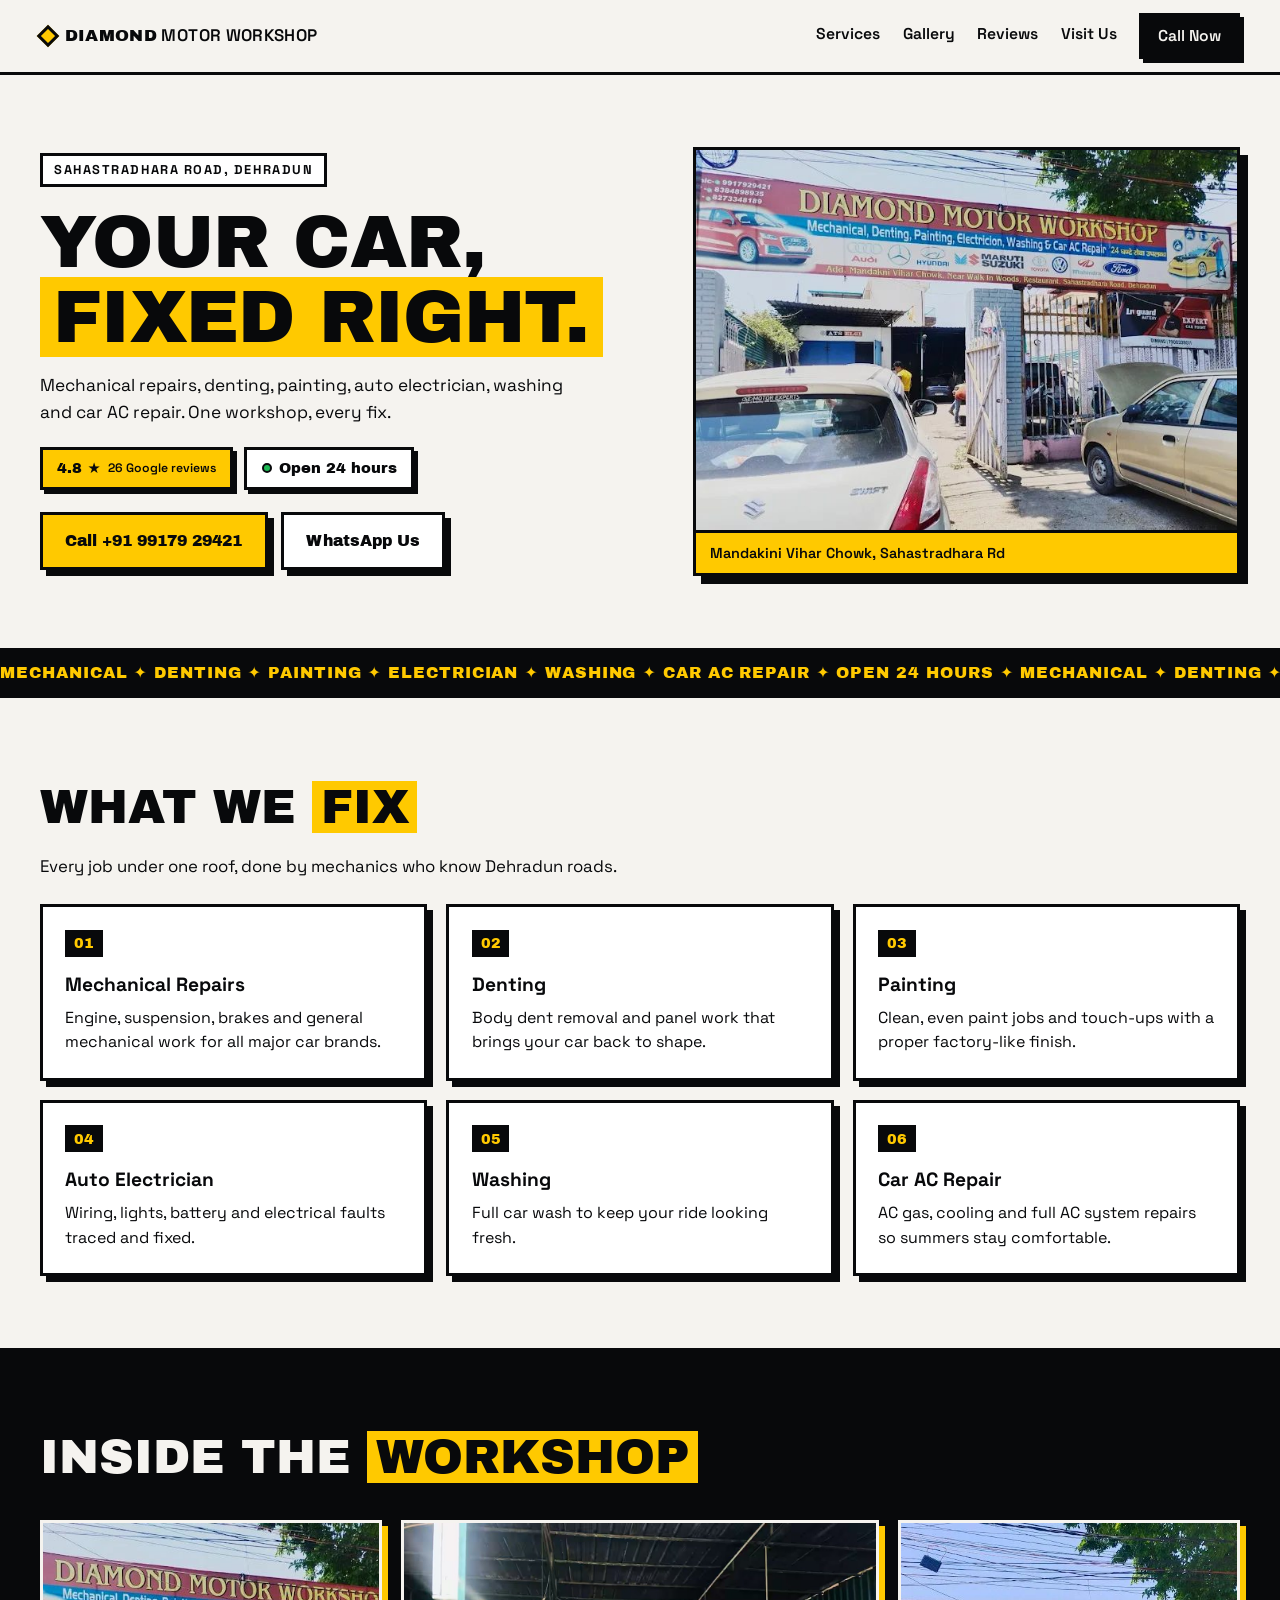
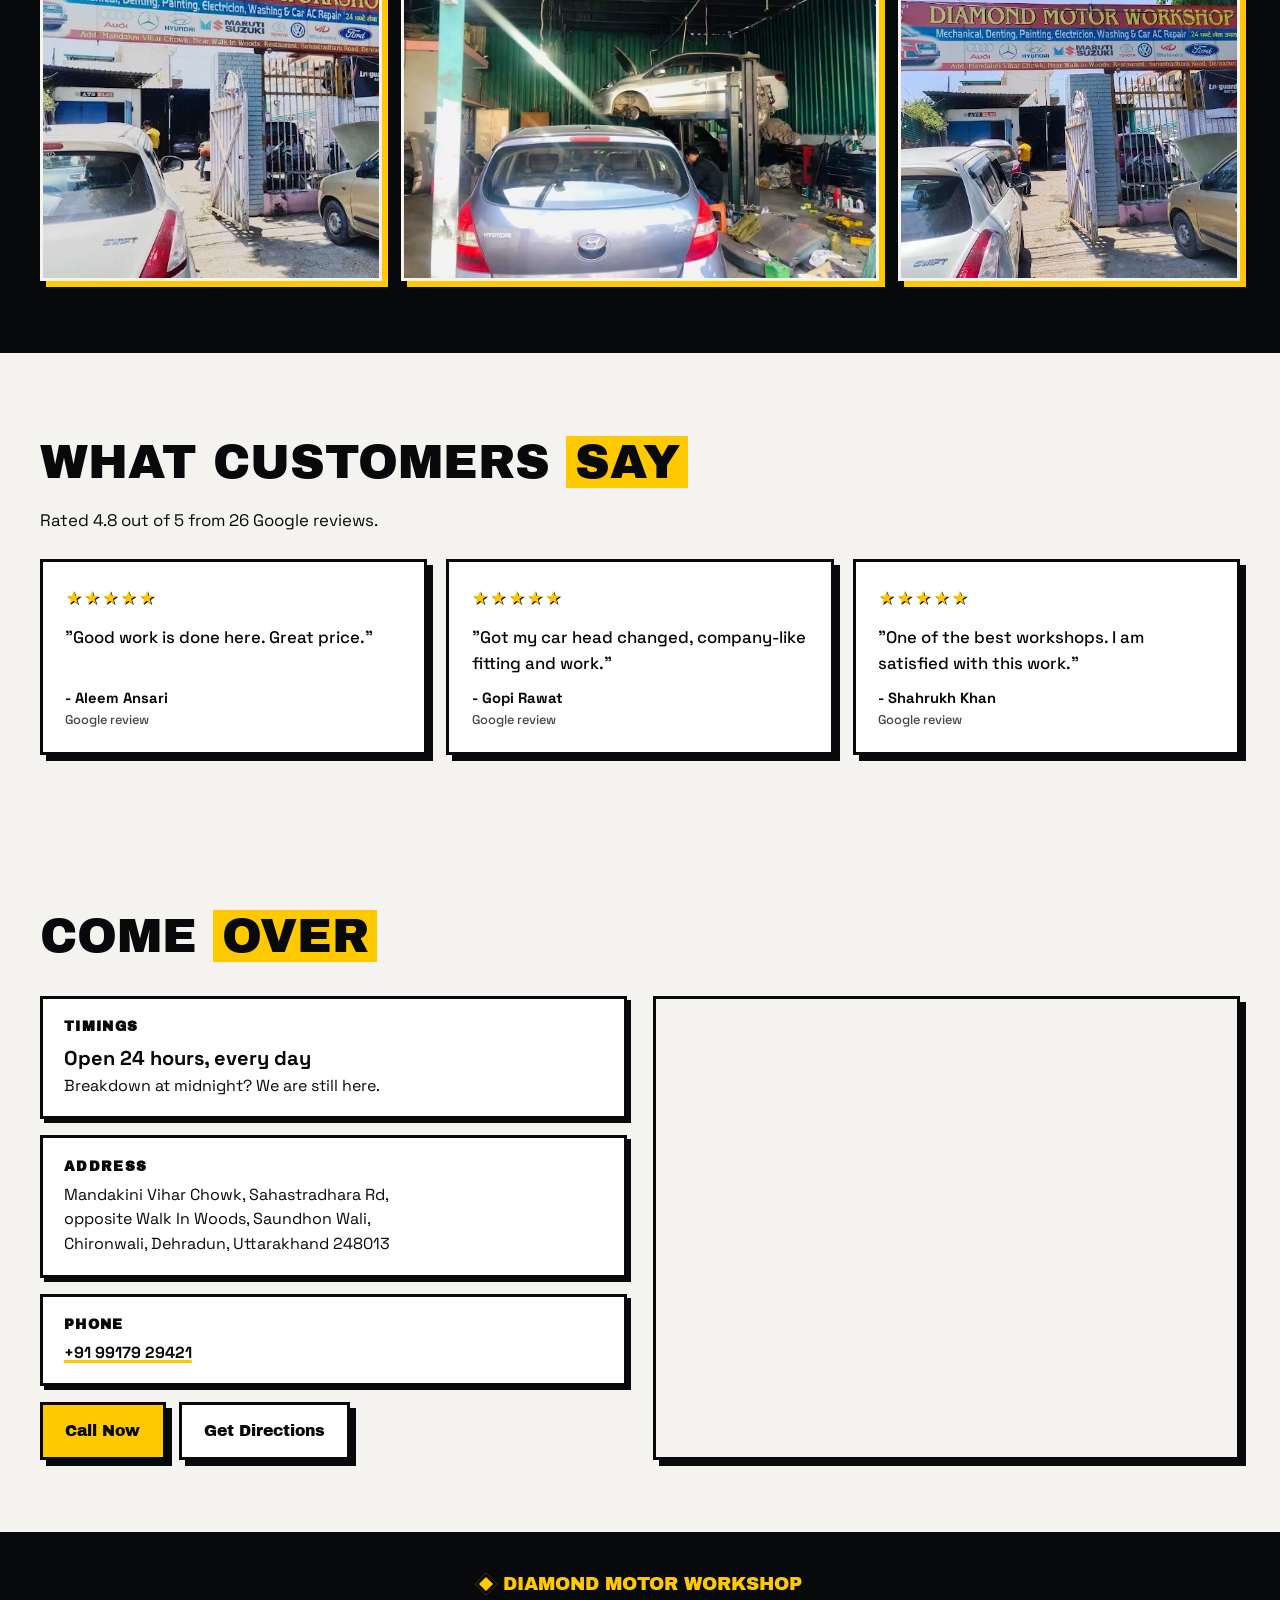
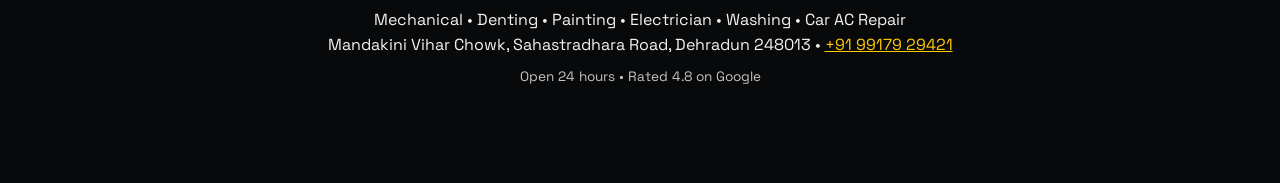
<file: index.html>
<!DOCTYPE html>
<html lang="en">
<head>
  <meta charset="UTF-8">
  <meta name="viewport" content="width=device-width, initial-scale=1.0">
  <title>Diamond Motor Workshop | Car Repair, Denting, Painting &amp; AC Service - Dehradun</title>
  <meta name="description" content="Diamond Motor Workshop on Sahastradhara Road, Dehradun. Mechanical repairs, denting, painting, auto electrician, washing and car AC repair. Open 24 hours. Rated 4.8 on Google. Call +91 99179 29421.">
  <link rel="canonical" href="https://anasamin822-dotcom.github.io/diamond-motor-workshop/">
  <meta name="robots" content="index, follow">
  <meta name="geo.region" content="IN-UK">
  <meta name="geo.placename" content="Dehradun">
  <meta name="geo.position" content="30.3463912;78.0749351">
  <meta property="og:type" content="website">
  <meta property="og:site_name" content="Diamond Motor Workshop">
  <meta property="og:title" content="Diamond Motor Workshop | Car Repair, Denting, Painting & AC Service - Dehradun">
  <meta property="og:description" content="Mechanical repairs, denting, painting, auto electrician, washing and car AC repair on Sahastradhara Road, Dehradun. Open 24 hours. Rated 4.8 on Google.">
  <meta property="og:url" content="https://anasamin822-dotcom.github.io/diamond-motor-workshop/">
  <meta property="og:image" content="https://anasamin822-dotcom.github.io/diamond-motor-workshop/images/workshop-front.jpg">
  <meta property="og:image:width" content="680">
  <meta property="og:image:height" content="478">
  <meta property="og:locale" content="en_IN">
  <meta name="twitter:card" content="summary_large_image">
  <meta name="twitter:title" content="Diamond Motor Workshop | Dehradun">
  <meta name="twitter:description" content="Mechanical, denting, painting, electrician, washing & car AC repair. Open 24 hours, Sahastradhara Road, Dehradun.">
  <meta name="twitter:image" content="https://anasamin822-dotcom.github.io/diamond-motor-workshop/images/workshop-front.jpg">
  <script type="application/ld+json">
  {
    "@context": "https://schema.org",
    "@type": "AutoRepair",
    "name": "Diamond Motor Workshop (Mechanical, Denting, Painting, Electrician, Washing & Car AC Repairs)",
    "alternateName": "Diamond Motor Workshop",
    "image": "https://anasamin822-dotcom.github.io/diamond-motor-workshop/images/workshop-front.jpg",
    "url": "https://anasamin822-dotcom.github.io/diamond-motor-workshop/",
    "telephone": "+919917929421",
    "address": {
      "@type": "PostalAddress",
      "streetAddress": "Mandakini Vihar Chowk, Sahastradhara Rd, opposite Walk In Woods, Saundhon Wali, Chironwali",
      "addressLocality": "Dehradun",
      "addressRegion": "Uttarakhand",
      "postalCode": "248013",
      "addressCountry": "IN"
    },
    "geo": { "@type": "GeoCoordinates", "latitude": 30.3463912, "longitude": 78.0749351 },
    "hasMap": "https://www.google.com/maps/search/?api=1&query=Diamond+Motor+Workshop+%28Mechanical%2C+Denting%2C+Painting%2C+Electrician%2C+Washing+%26+Car+AC+Repairs%29%29&query_place_id=ChIJL2U2jSkpCTkRpgNte8CF6iE",
    "openingHoursSpecification": {
      "@type": "OpeningHoursSpecification",
      "dayOfWeek": ["Monday","Tuesday","Wednesday","Thursday","Friday","Saturday","Sunday"],
      "opens": "00:00",
      "closes": "23:59"
    },
    "aggregateRating": { "@type": "AggregateRating", "ratingValue": "4.8", "reviewCount": "26" }
  }
  </script>
  <link rel="icon" href="data:image/svg+xml,%3Csvg xmlns='http://www.w3.org/2000/svg' viewBox='0 0 64 64'%3E%3Crect width='64' height='64' rx='12' fill='%2308090B'/%3E%3Cpath d='M32 12 L50 28 L32 52 L14 28 Z' fill='%23FFC900'/%3E%3C/svg%3E">
  <link rel="preconnect" href="https://fonts.googleapis.com">
  <link rel="preconnect" href="https://fonts.gstatic.com" crossorigin>
  <link href="https://fonts.googleapis.com/css2?family=Archivo+Black&family=Space+Grotesk:wght@400;500;600;700&display=swap" rel="stylesheet">
  <link rel="stylesheet" href="style.css?v=2">
</head>
<body>

  <header class="nav" id="top">
    <a class="nav__brand" href="#top" aria-label="Diamond Motor Workshop - home">
      <span class="nav__diamond" aria-hidden="true"></span>
      <span>DIAMOND<span class="nav__brand-thin"> MOTOR WORKSHOP</span></span>
    </a>
    <nav class="nav__links" id="navLinks" aria-label="Main menu">
      <a href="#services">Services</a>
      <a href="#gallery">Gallery</a>
      <a href="#reviews">Reviews</a>
      <a href="#visit">Visit Us</a>
      <a class="nav__cta" href="tel:+919917929421">Call Now</a>
    </nav>
    <button class="nav__burger" id="burger" aria-label="Open menu" aria-expanded="false" aria-controls="navLinks">
      <span></span><span></span><span></span>
    </button>
  </header>

  <main>

    <section class="hero">
      <div class="hero__text">
        <p class="hero__kicker reveal">Sahastradhara Road, Dehradun</p>
        <h1 class="reveal">YOUR CAR,<br><span class="hl">FIXED RIGHT.</span></h1>
        <p class="hero__sub reveal">Mechanical repairs, denting, painting, auto electrician, washing and car AC repair. One workshop, every fix.</p>
        <div class="hero__badges reveal">
          <span class="badge badge--star">4.8 ★ <small>26 Google reviews</small></span>
          <span class="badge badge--open"><span class="dot" aria-hidden="true"></span> Open 24 hours</span>
        </div>
        <div class="hero__cta reveal">
          <a class="btn btn--yellow" href="tel:+919917929421">Call +91 99179 29421</a>
          <a class="btn btn--ghost" href="https://wa.me/919917929421?text=Hi+Diamond+Motor+Workshop%21+I+found+you+on+Google.+I+need+service+for+my+car+-+please+share+the+details." target="_blank" rel="noopener">WhatsApp Us</a>
        </div>
      </div>
      <figure class="hero__photo reveal">
        <img src="images/workshop-front.jpg" alt="Diamond Motor Workshop entrance and signboard at Mandakini Vihar Chowk, Sahastradhara Road, Dehradun" width="680" height="478" fetchpriority="high" rel="preload">
        <figcaption>Mandakini Vihar Chowk, Sahastradhara Rd</figcaption>
      </figure>
    </section>

    <div class="marquee" aria-hidden="true">
      <div class="marquee__track">
        <span>MECHANICAL ✦ DENTING ✦ PAINTING ✦ ELECTRICIAN ✦ WASHING ✦ CAR AC REPAIR ✦ OPEN 24 HOURS ✦ </span><span>MECHANICAL ✦ DENTING ✦ PAINTING ✦ ELECTRICIAN ✦ WASHING ✦ CAR AC REPAIR ✦ OPEN 24 HOURS ✦ </span>
      </div>
    </div>

    <section class="services" id="services">
      <h2 class="reveal">WHAT WE <span class="hl">FIX</span></h2>
      <p class="section-sub reveal">Every job under one roof, done by mechanics who know Dehradun roads.</p>
      <div class="services__grid">
        <article class="card reveal">
          <span class="card__num">01</span>
          <h3>Mechanical Repairs</h3>
          <p>Engine, suspension, brakes and general mechanical work for all major car brands.</p>
        </article>
        <article class="card reveal">
          <span class="card__num">02</span>
          <h3>Denting</h3>
          <p>Body dent removal and panel work that brings your car back to shape.</p>
        </article>
        <article class="card reveal">
          <span class="card__num">03</span>
          <h3>Painting</h3>
          <p>Clean, even paint jobs and touch-ups with a proper factory-like finish.</p>
        </article>
        <article class="card reveal">
          <span class="card__num">04</span>
          <h3>Auto Electrician</h3>
          <p>Wiring, lights, battery and electrical faults traced and fixed.</p>
        </article>
        <article class="card reveal">
          <span class="card__num">05</span>
          <h3>Washing</h3>
          <p>Full car wash to keep your ride looking fresh.</p>
        </article>
        <article class="card reveal">
          <span class="card__num">06</span>
          <h3>Car AC Repair</h3>
          <p>AC gas, cooling and full AC system repairs so summers stay comfortable.</p>
        </article>
      </div>
    </section>

    <section class="gallery" id="gallery">
      <h2 class="reveal">INSIDE THE <span class="hl">WORKSHOP</span></h2>
      <div class="gallery__grid">
        <figure class="gallery__item reveal">
          <img src="images/workshop-front.jpg" alt="Workshop front with the Diamond Motor Workshop board" loading="lazy" width="680" height="478">
        </figure>
        <figure class="gallery__item reveal">
          <img src="images/workshop-interior.jpg" alt="Cars being repaired inside the workshop, one lifted on the service ramp" loading="lazy" width="1200" height="900">
        </figure>
        <figure class="gallery__item reveal">
          <img src="images/workshop-board.jpg" alt="Close view of the workshop signboard listing services" loading="lazy" width="640" height="510">
        </figure>
      </div>
    </section>

    <section class="reviews" id="reviews">
      <h2 class="reveal">WHAT CUSTOMERS <span class="hl">SAY</span></h2>
      <p class="section-sub reveal">Rated 4.8 out of 5 from 26 Google reviews.</p>
      <div class="reviews__grid">
        <blockquote class="review reveal">
          <div class="review__stars" aria-label="5 out of 5 stars">★★★★★</div>
          <p>"Good work is done here. Great price."</p>
          <footer>- Aleem Ansari <span>Google review</span></footer>
        </blockquote>
        <blockquote class="review reveal">
          <div class="review__stars" aria-label="5 out of 5 stars">★★★★★</div>
          <p>"Got my car head changed, company-like fitting and work."</p>
          <footer>- Gopi Rawat <span>Google review</span></footer>
        </blockquote>
        <blockquote class="review reveal">
          <div class="review__stars" aria-label="5 out of 5 stars">★★★★★</div>
          <p>"One of the best workshops. I am satisfied with this work."</p>
          <footer>- Shahrukh Khan <span>Google review</span></footer>
        </blockquote>
      </div>
    </section>

    <section class="visit" id="visit">
      <h2 class="reveal">COME <span class="hl">OVER</span></h2>
      <div class="visit__grid">
        <div class="visit__info reveal">
          <div class="info-block">
            <h3>Timings</h3>
            <p class="info-big">Open 24 hours, every day</p>
            <p>Breakdown at midnight? We are still here.</p>
          </div>
          <div class="info-block">
            <h3>Address</h3>
            <p>Mandakini Vihar Chowk, Sahastradhara Rd,<br>opposite Walk In Woods, Saundhon Wali,<br>Chironwali, Dehradun, Uttarakhand 248013</p>
          </div>
          <div class="info-block">
            <h3>Phone</h3>
            <p><a href="tel:+919917929421">+91 99179 29421</a></p>
          </div>
          <div class="visit__cta">
            <a class="btn btn--yellow" href="tel:+919917929421">Call Now</a>
            <a class="btn btn--ghost" href="https://www.google.com/maps/search/?api=1&amp;query=Diamond+Motor+Workshop+%28Mechanical%2C+Denting%2C+Painting%2C+Electrician%2C+Washing+%26+Car+AC+Repairs%29%29&amp;query_place_id=ChIJL2U2jSkpCTkRpgNte8CF6iE" target="_blank" rel="noopener">Get Directions</a>
          </div>
        </div>
        <div class="visit__map reveal">
          <iframe title="Diamond Motor Workshop on the map" src="https://maps.google.com/maps?q=Diamond%20Motor%20Workshop%20Sahastradhara%20Road%20Dehradun&amp;z=16&amp;output=embed" loading="lazy" referrerpolicy="no-referrer-when-downgrade" allowfullscreen></iframe>
        </div>
      </div>
    </section>

  </main>

  <footer class="footer">
    <p class="footer__name"><span class="nav__diamond" aria-hidden="true"></span> DIAMOND MOTOR WORKSHOP</p>
    <p>Mechanical • Denting • Painting • Electrician • Washing • Car AC Repair</p>
    <p>Mandakini Vihar Chowk, Sahastradhara Road, Dehradun 248013 • <a href="tel:+919917929421">+91 99179 29421</a></p>
    <p class="footer__small">Open 24 hours • Rated 4.8 on Google</p>
  </footer>

  <div class="stickybar" role="region" aria-label="Quick contact">
    <a class="stickybar__btn stickybar__btn--call" href="tel:+919917929421">Call Now</a>
    <a class="stickybar__btn stickybar__btn--wa" href="https://wa.me/919917929421?text=Hi+Diamond+Motor+Workshop%21+I+found+you+on+Google.+I+need+service+for+my+car+-+please+share+the+details." target="_blank" rel="noopener">WhatsApp</a>
  </div>

  <script src="script.js"></script>
</body>
</html>
</file>
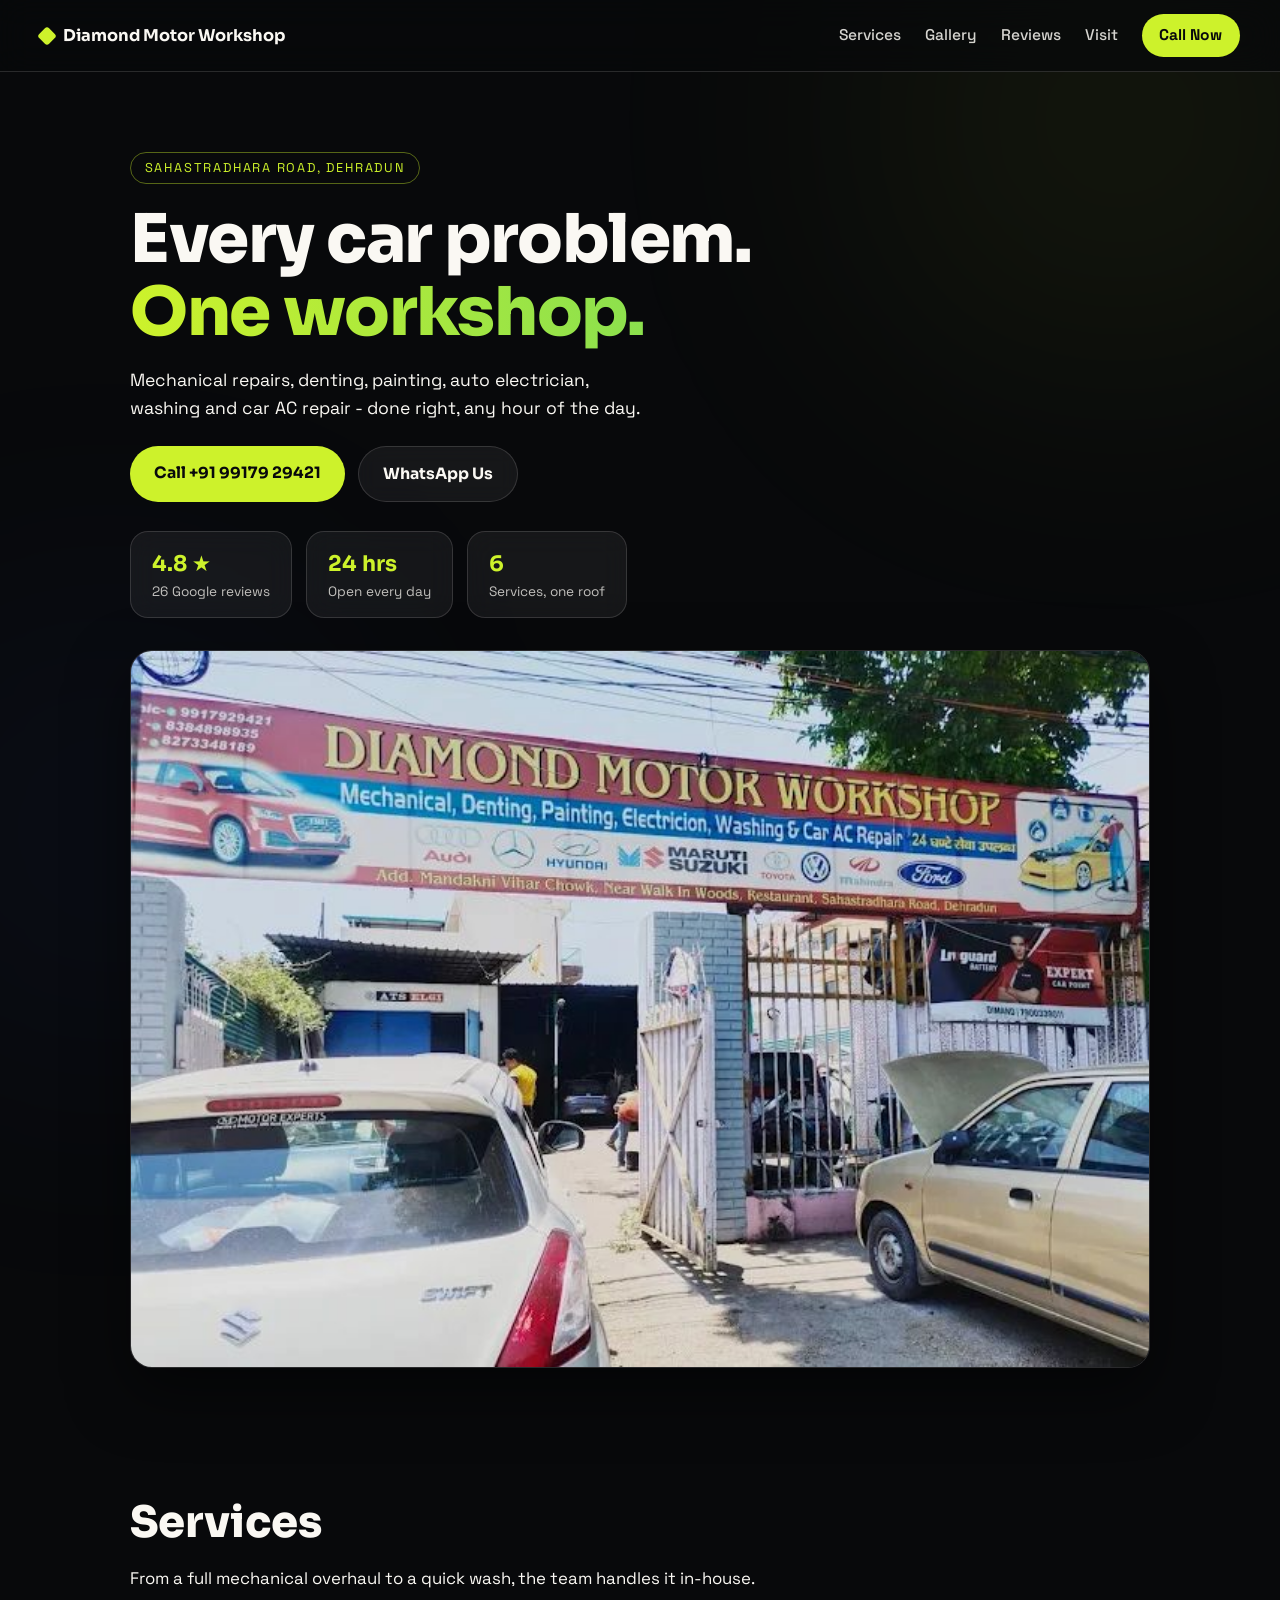
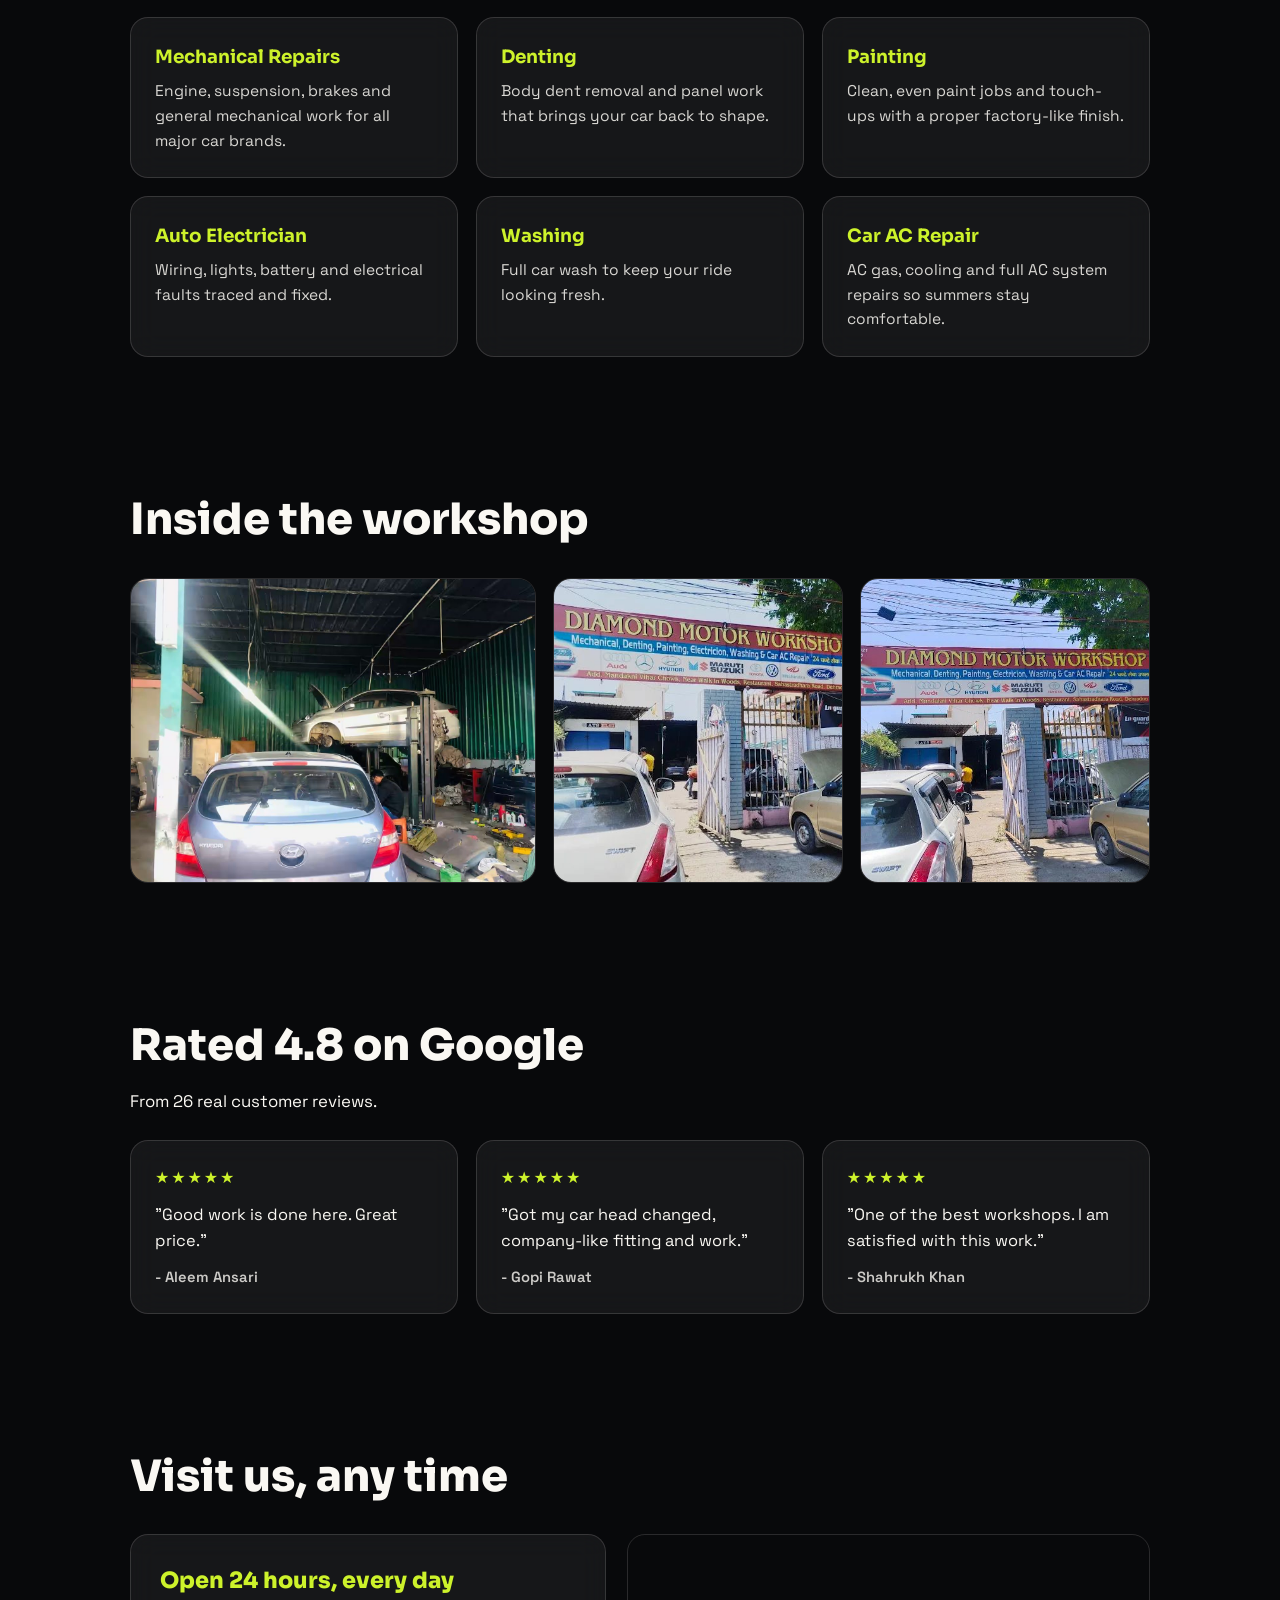
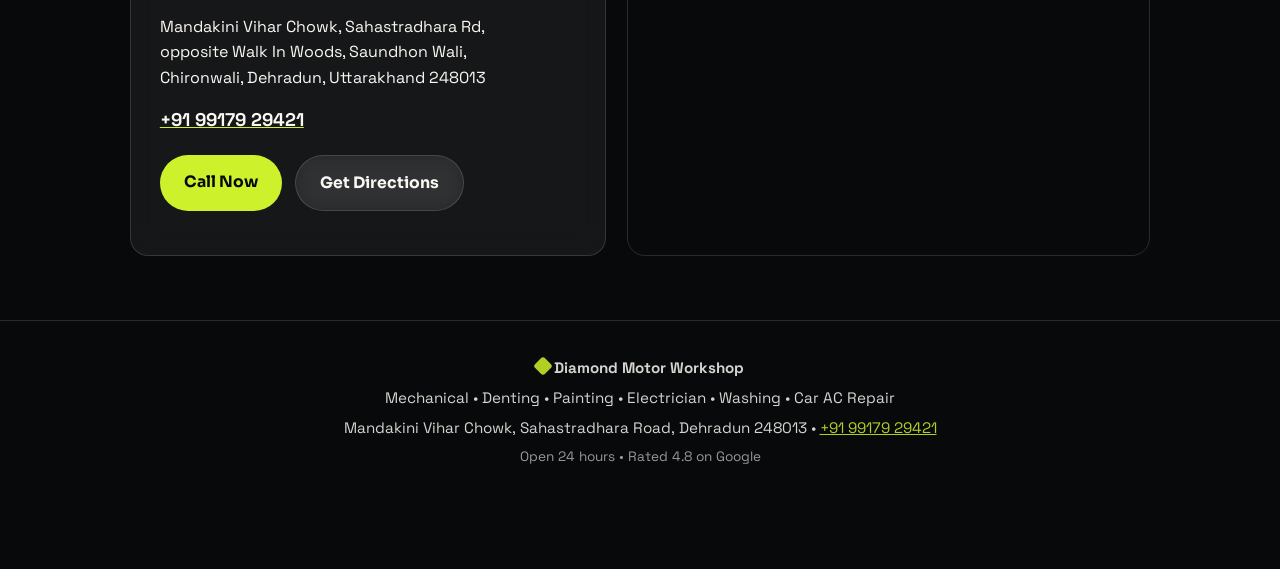
<file: dark-glass/index.html>
<!DOCTYPE html>
<html lang="en">
<head>
  <meta charset="UTF-8">
  <meta name="viewport" content="width=device-width, initial-scale=1.0">
  <title>Diamond Motor Workshop | 24-Hour Car Repair in Dehradun - Denting, Painting, AC</title>
  <meta name="description" content="Diamond Motor Workshop, Mandakini Vihar Chowk, Sahastradhara Road, Dehradun. Mechanical repairs, denting, painting, auto electrician, washing and car AC repair. Open 24 hours. Rated 4.8 on Google. Call +91 99179 29421.">
  <link rel="canonical" href="https://anasamin822-dotcom.github.io/diamond-motor-workshop/dark-glass/">
  <meta name="robots" content="index, follow">
  <meta property="og:type" content="website">
  <meta property="og:site_name" content="Diamond Motor Workshop">
  <meta property="og:title" content="Diamond Motor Workshop | 24-Hour Car Repair in Dehradun">
  <meta property="og:description" content="Mechanical repairs, denting, painting, auto electrician, washing and car AC repair on Sahastradhara Road, Dehradun. Open 24 hours. Rated 4.8 on Google.">
  <meta property="og:url" content="https://anasamin822-dotcom.github.io/diamond-motor-workshop/dark-glass/">
  <meta property="og:image" content="https://anasamin822-dotcom.github.io/diamond-motor-workshop/images/workshop-front.jpg">
  <meta name="twitter:card" content="summary_large_image">
  <script type="application/ld+json">
  {
    "@context": "https://schema.org",
    "@type": "AutoRepair",
    "name": "Diamond Motor Workshop (Mechanical, Denting, Painting, Electrician, Washing & Car AC Repairs)",
    "alternateName": "Diamond Motor Workshop",
    "image": "https://anasamin822-dotcom.github.io/diamond-motor-workshop/images/workshop-front.jpg",
    "url": "https://anasamin822-dotcom.github.io/diamond-motor-workshop/",
    "telephone": "+919917929421",
    "address": {
      "@type": "PostalAddress",
      "streetAddress": "Mandakini Vihar Chowk, Sahastradhara Rd, opposite Walk In Woods, Saundhon Wali, Chironwali",
      "addressLocality": "Dehradun",
      "addressRegion": "Uttarakhand",
      "postalCode": "248013",
      "addressCountry": "IN"
    },
    "geo": { "@type": "GeoCoordinates", "latitude": 30.3463912, "longitude": 78.0749351 },
    "hasMap": "https://www.google.com/maps/search/?api=1&query=Diamond+Motor+Workshop+%28Mechanical%2C+Denting%2C+Painting%2C+Electrician%2C+Washing+%26+Car+AC+Repairs%29%29&query_place_id=ChIJL2U2jSkpCTkRpgNte8CF6iE",
    "openingHoursSpecification": {
      "@type": "OpeningHoursSpecification",
      "dayOfWeek": ["Monday","Tuesday","Wednesday","Thursday","Friday","Saturday","Sunday"],
      "opens": "00:00",
      "closes": "23:59"
    },
    "aggregateRating": { "@type": "AggregateRating", "ratingValue": "4.8", "reviewCount": "26" }
  }
  </script>
  <link rel="icon" href="data:image/svg+xml,%3Csvg xmlns='http://www.w3.org/2000/svg' viewBox='0 0 64 64'%3E%3Crect width='64' height='64' rx='14' fill='%2308090B'/%3E%3Cpath d='M32 12 L50 28 L32 52 L14 28 Z' fill='%23CDF22B'/%3E%3C/svg%3E">
  <link rel="preconnect" href="https://fonts.googleapis.com">
  <link rel="preconnect" href="https://fonts.gstatic.com" crossorigin>
  <link href="https://fonts.googleapis.com/css2?family=Sora:wght@400;600;700;800&family=Space+Grotesk:wght@400;500;600&display=swap" rel="stylesheet">
  <link rel="stylesheet" href="style.css?v=2">
</head>
<body>

  <div class="glow glow--a" aria-hidden="true"></div>
  <div class="glow glow--b" aria-hidden="true"></div>

  <header class="nav" id="top">
    <a class="nav__brand" href="#top" aria-label="Diamond Motor Workshop - home">
      <span class="nav__gem" aria-hidden="true"></span> Diamond Motor Workshop
    </a>
    <nav class="nav__links" id="navLinks" aria-label="Main menu">
      <a href="#services">Services</a>
      <a href="#gallery">Gallery</a>
      <a href="#reviews">Reviews</a>
      <a href="#visit">Visit</a>
      <a class="nav__cta" href="tel:+919917929421">Call Now</a>
    </nav>
    <button class="nav__burger" id="burger" aria-label="Open menu" aria-expanded="false" aria-controls="navLinks">
      <span></span><span></span><span></span>
    </button>
  </header>

  <main>

    <section class="hero">
      <p class="hero__kicker reveal">Sahastradhara Road, Dehradun</p>
      <h1 class="reveal">Every car problem.<br><span class="grad">One workshop.</span></h1>
      <p class="hero__sub reveal">Mechanical repairs, denting, painting, auto electrician, washing and car AC repair - done right, any hour of the day.</p>
      <div class="hero__cta reveal">
        <a class="btn btn--lime" href="tel:+919917929421">Call +91 99179 29421</a>
        <a class="btn btn--glass" href="https://wa.me/919917929421?text=Hi+Diamond+Motor+Workshop%21+I+found+you+on+Google.+I+need+service+for+my+car+-+please+share+the+details." target="_blank" rel="noopener">WhatsApp Us</a>
      </div>
      <div class="hero__stats reveal">
        <div class="stat glass"><strong>4.8 ★</strong><span>26 Google reviews</span></div>
        <div class="stat glass"><strong>24 hrs</strong><span>Open every day</span></div>
        <div class="stat glass"><strong>6</strong><span>Services, one roof</span></div>
      </div>
      <figure class="hero__photo reveal">
        <img src="../images/workshop-front.jpg" alt="Diamond Motor Workshop entrance and signboard at Mandakini Vihar Chowk, Sahastradhara Road, Dehradun" width="680" height="478" fetchpriority="high">
      </figure>
    </section>

    <section class="services" id="services">
      <h2 class="reveal">Services</h2>
      <p class="section-sub reveal">From a full mechanical overhaul to a quick wash, the team handles it in-house.</p>
      <div class="services__grid">
        <article class="card glass reveal"><h3>Mechanical Repairs</h3><p>Engine, suspension, brakes and general mechanical work for all major car brands.</p></article>
        <article class="card glass reveal"><h3>Denting</h3><p>Body dent removal and panel work that brings your car back to shape.</p></article>
        <article class="card glass reveal"><h3>Painting</h3><p>Clean, even paint jobs and touch-ups with a proper factory-like finish.</p></article>
        <article class="card glass reveal"><h3>Auto Electrician</h3><p>Wiring, lights, battery and electrical faults traced and fixed.</p></article>
        <article class="card glass reveal"><h3>Washing</h3><p>Full car wash to keep your ride looking fresh.</p></article>
        <article class="card glass reveal"><h3>Car AC Repair</h3><p>AC gas, cooling and full AC system repairs so summers stay comfortable.</p></article>
      </div>
    </section>

    <section class="gallery" id="gallery">
      <h2 class="reveal">Inside the workshop</h2>
      <div class="gallery__grid">
        <figure class="reveal"><img src="../images/workshop-interior.jpg" alt="Cars being repaired inside the workshop, one lifted on the service ramp" loading="lazy" width="1200" height="900"></figure>
        <figure class="reveal"><img src="../images/workshop-front.jpg" alt="Workshop front with the Diamond Motor Workshop board" loading="lazy" width="680" height="478"></figure>
        <figure class="reveal"><img src="../images/workshop-board.jpg" alt="Close view of the workshop signboard listing services" loading="lazy" width="640" height="510"></figure>
      </div>
    </section>

    <section class="reviews" id="reviews">
      <h2 class="reveal">Rated 4.8 on Google</h2>
      <p class="section-sub reveal">From 26 real customer reviews.</p>
      <div class="reviews__grid">
        <blockquote class="review glass reveal">
          <div class="stars" aria-label="5 out of 5 stars">★★★★★</div>
          <p>"Good work is done here. Great price."</p>
          <footer>- Aleem Ansari</footer>
        </blockquote>
        <blockquote class="review glass reveal">
          <div class="stars" aria-label="5 out of 5 stars">★★★★★</div>
          <p>"Got my car head changed, company-like fitting and work."</p>
          <footer>- Gopi Rawat</footer>
        </blockquote>
        <blockquote class="review glass reveal">
          <div class="stars" aria-label="5 out of 5 stars">★★★★★</div>
          <p>"One of the best workshops. I am satisfied with this work."</p>
          <footer>- Shahrukh Khan</footer>
        </blockquote>
      </div>
    </section>

    <section class="visit" id="visit">
      <h2 class="reveal">Visit us, any time</h2>
      <div class="visit__grid">
        <div class="visit__info glass reveal">
          <p class="visit__big">Open 24 hours, every day</p>
          <p>Mandakini Vihar Chowk, Sahastradhara Rd,<br>opposite Walk In Woods, Saundhon Wali,<br>Chironwali, Dehradun, Uttarakhand 248013</p>
          <p class="visit__phone"><a href="tel:+919917929421">+91 99179 29421</a></p>
          <div class="visit__cta">
            <a class="btn btn--lime" href="tel:+919917929421">Call Now</a>
            <a class="btn btn--glass" href="https://www.google.com/maps/search/?api=1&amp;query=Diamond+Motor+Workshop+%28Mechanical%2C+Denting%2C+Painting%2C+Electrician%2C+Washing+%26+Car+AC+Repairs%29%29&amp;query_place_id=ChIJL2U2jSkpCTkRpgNte8CF6iE" target="_blank" rel="noopener">Get Directions</a>
          </div>
        </div>
        <div class="visit__map reveal">
          <iframe title="Diamond Motor Workshop on the map" src="https://maps.google.com/maps?q=Diamond%20Motor%20Workshop%20Sahastradhara%20Road%20Dehradun&amp;z=16&amp;output=embed" loading="lazy" referrerpolicy="no-referrer-when-downgrade" allowfullscreen></iframe>
        </div>
      </div>
    </section>

  </main>

  <footer class="footer">
    <p><span class="nav__gem" aria-hidden="true"></span> <strong>Diamond Motor Workshop</strong></p>
    <p>Mechanical • Denting • Painting • Electrician • Washing • Car AC Repair</p>
    <p>Mandakini Vihar Chowk, Sahastradhara Road, Dehradun 248013 • <a href="tel:+919917929421">+91 99179 29421</a></p>
    <p class="footer__small">Open 24 hours • Rated 4.8 on Google</p>
  </footer>

  <div class="stickybar" role="region" aria-label="Quick contact">
    <a class="stickybar__btn stickybar__btn--call" href="tel:+919917929421">Call Now</a>
    <a class="stickybar__btn stickybar__btn--wa" href="https://wa.me/919917929421?text=Hi+Diamond+Motor+Workshop%21+I+found+you+on+Google.+I+need+service+for+my+car+-+please+share+the+details." target="_blank" rel="noopener">WhatsApp</a>
  </div>

  <script src="../script.js"></script>
</body>
</html>
</file>
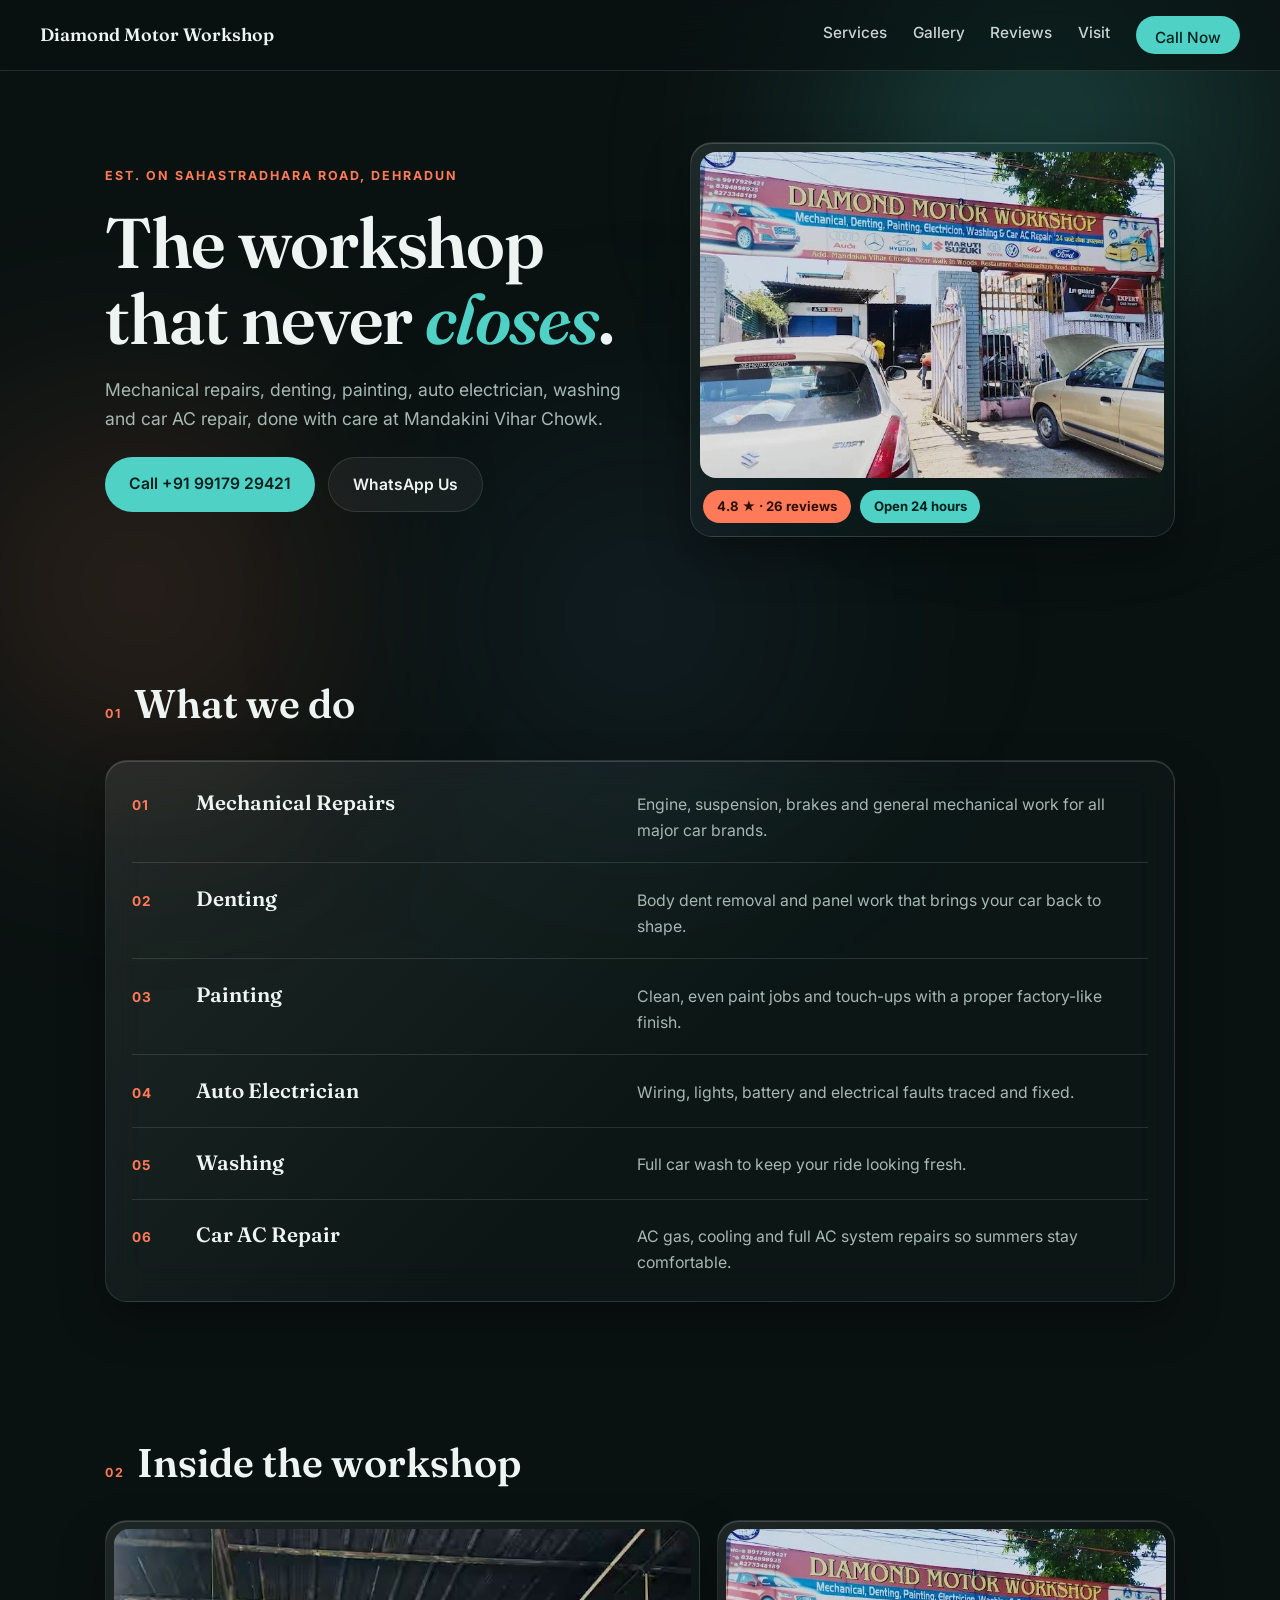
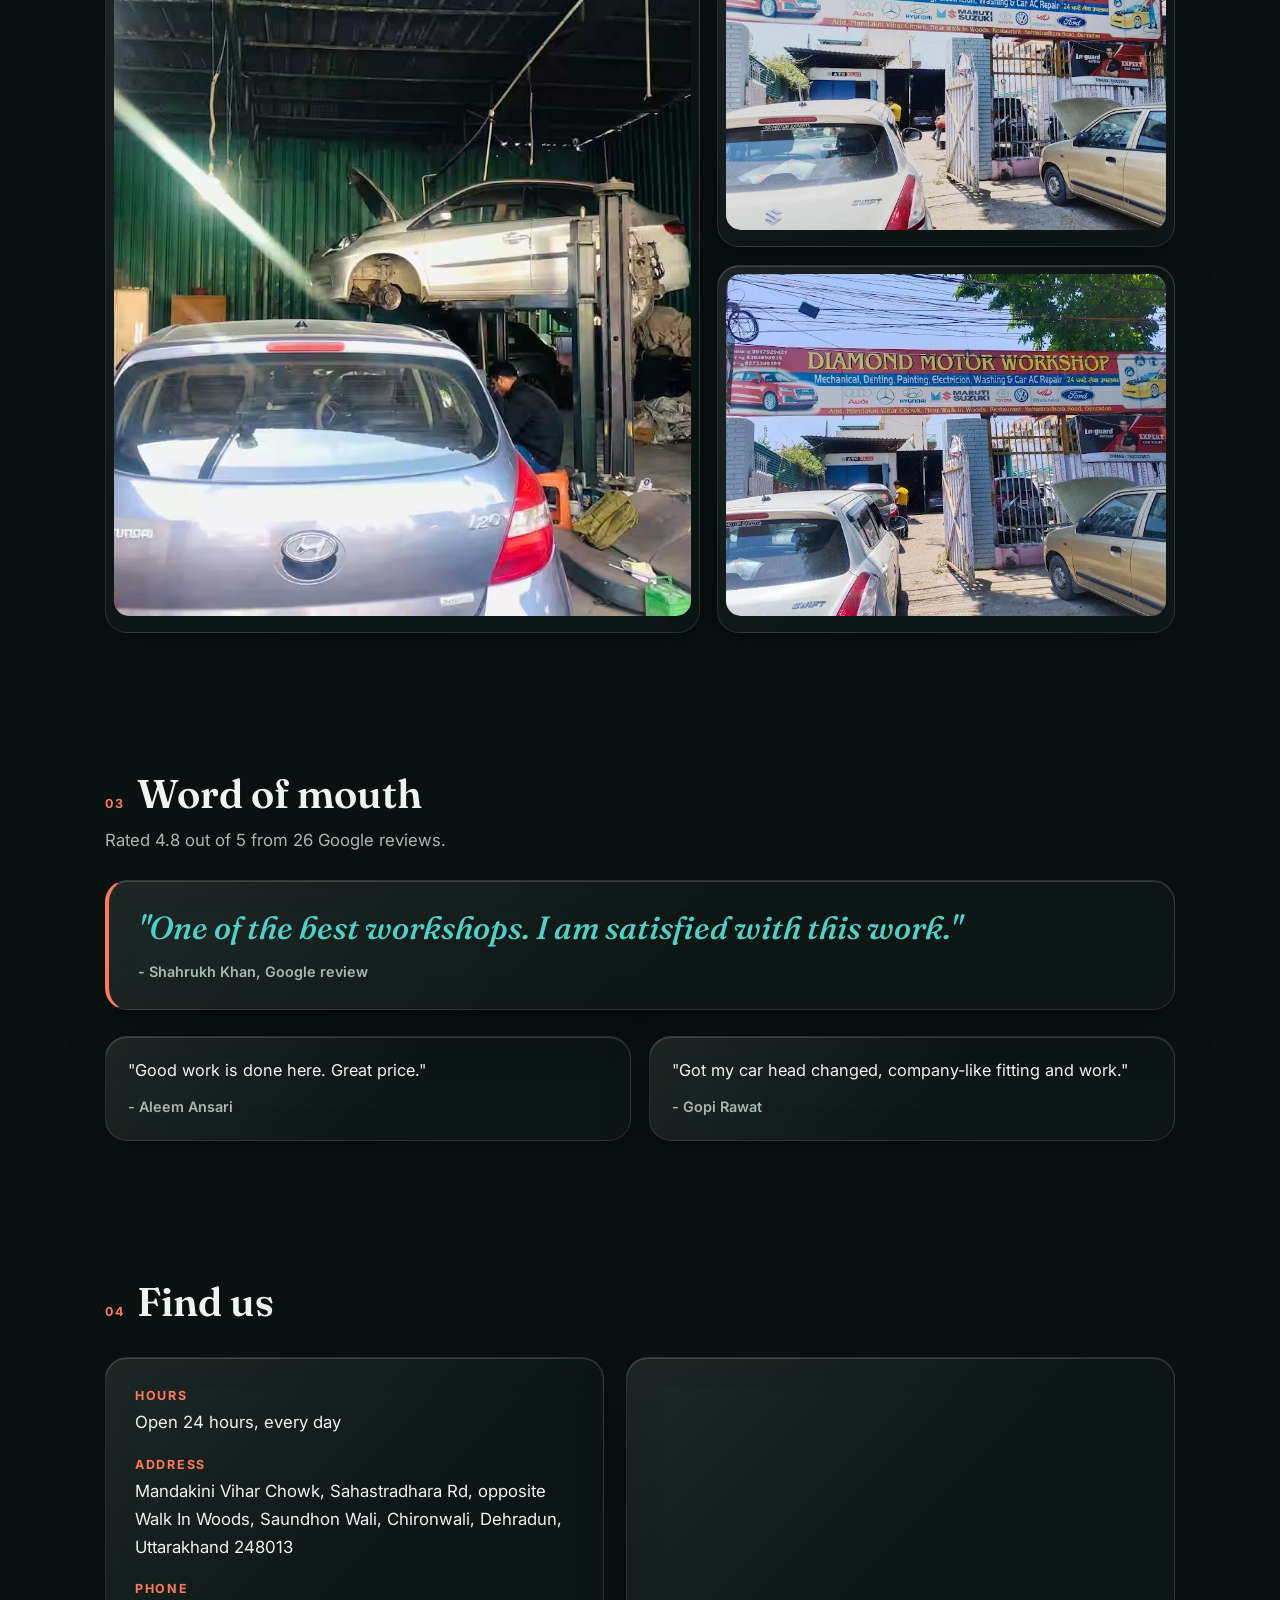
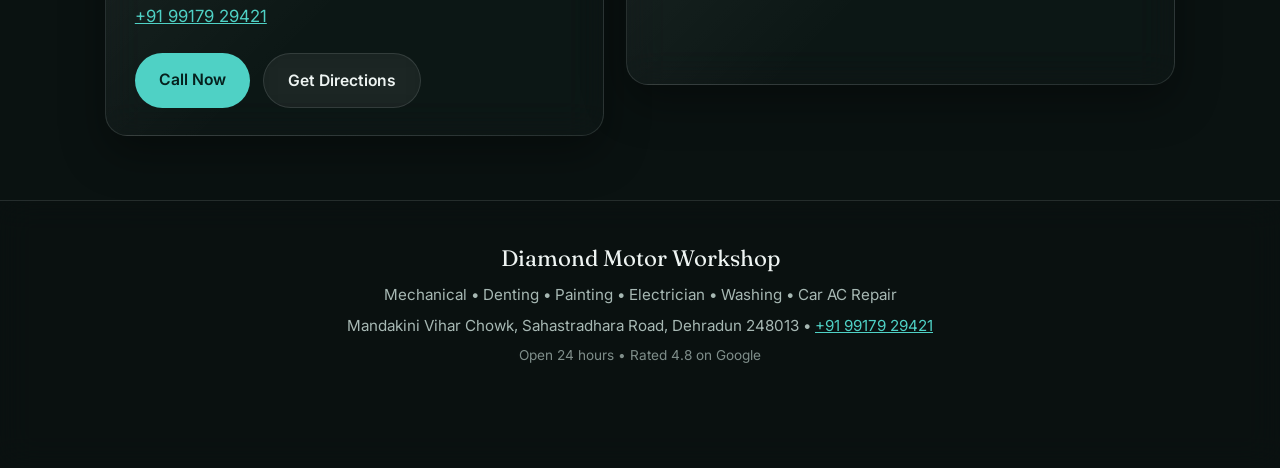
<file: editorial-dark/index.html>
<!DOCTYPE html>
<html lang="en">
<head>
  <meta charset="UTF-8">
  <meta name="viewport" content="width=device-width, initial-scale=1.0">
  <title>Diamond Motor Workshop, Dehradun | Mechanical, Denting, Painting & Car AC Repair</title>
  <meta name="description" content="Diamond Motor Workshop at Mandakini Vihar Chowk, Sahastradhara Road, Dehradun. Mechanical repairs, denting, painting, auto electrician, washing and car AC repair. Open 24 hours. Rated 4.8 on Google. Call +91 99179 29421.">
  <link rel="canonical" href="https://anasamin822-dotcom.github.io/diamond-motor-workshop/editorial-dark/">
  <meta name="robots" content="index, follow">
  <meta property="og:type" content="website">
  <meta property="og:site_name" content="Diamond Motor Workshop">
  <meta property="og:title" content="Diamond Motor Workshop, Dehradun | 24-Hour Car Repair">
  <meta property="og:description" content="Mechanical repairs, denting, painting, auto electrician, washing and car AC repair on Sahastradhara Road, Dehradun. Open 24 hours. Rated 4.8 on Google.">
  <meta property="og:url" content="https://anasamin822-dotcom.github.io/diamond-motor-workshop/editorial-dark/">
  <meta property="og:image" content="https://anasamin822-dotcom.github.io/diamond-motor-workshop/images/workshop-front.jpg">
  <meta name="twitter:card" content="summary_large_image">
  <script type="application/ld+json">
  {
    "@context": "https://schema.org",
    "@type": "AutoRepair",
    "name": "Diamond Motor Workshop (Mechanical, Denting, Painting, Electrician, Washing & Car AC Repairs)",
    "alternateName": "Diamond Motor Workshop",
    "image": "https://anasamin822-dotcom.github.io/diamond-motor-workshop/images/workshop-front.jpg",
    "url": "https://anasamin822-dotcom.github.io/diamond-motor-workshop/",
    "telephone": "+919917929421",
    "address": {
      "@type": "PostalAddress",
      "streetAddress": "Mandakini Vihar Chowk, Sahastradhara Rd, opposite Walk In Woods, Saundhon Wali, Chironwali",
      "addressLocality": "Dehradun",
      "addressRegion": "Uttarakhand",
      "postalCode": "248013",
      "addressCountry": "IN"
    },
    "geo": { "@type": "GeoCoordinates", "latitude": 30.3463912, "longitude": 78.0749351 },
    "hasMap": "https://www.google.com/maps/search/?api=1&query=Diamond+Motor+Workshop+%28Mechanical%2C+Denting%2C+Painting%2C+Electrician%2C+Washing+%26+Car+AC+Repairs%29%29&query_place_id=ChIJL2U2jSkpCTkRpgNte8CF6iE",
    "openingHoursSpecification": {
      "@type": "OpeningHoursSpecification",
      "dayOfWeek": ["Monday","Tuesday","Wednesday","Thursday","Friday","Saturday","Sunday"],
      "opens": "00:00",
      "closes": "23:59"
    },
    "aggregateRating": { "@type": "AggregateRating", "ratingValue": "4.8", "reviewCount": "26" }
  }
  </script>
  <link rel="icon" href="data:image/svg+xml,%3Csvg xmlns='http://www.w3.org/2000/svg' viewBox='0 0 64 64'%3E%3Crect width='64' height='64' rx='14' fill='%230d1b1a'/%3E%3Cpath d='M32 12 L50 28 L32 52 L14 28 Z' fill='%234fd1c5'/%3E%3C/svg%3E">
  <link rel="preconnect" href="https://fonts.googleapis.com">
  <link rel="preconnect" href="https://fonts.gstatic.com" crossorigin>
  <link href="https://fonts.googleapis.com/css2?family=Fraunces:opsz,wght@9..144,500;9..144,600;9..144,700&family=Inter:wght@400;500;600;700&display=swap" rel="stylesheet">
  <link rel="stylesheet" href="style.css?v=1">
</head>
<body>

  <div class="blob blob--teal" aria-hidden="true"></div>
  <div class="blob blob--coral" aria-hidden="true"></div>
  <div class="blob blob--deep" aria-hidden="true"></div>

  <header class="nav" id="top">
    <a class="nav__brand" href="#top" aria-label="Diamond Motor Workshop - home">Diamond Motor Workshop</a>
    <nav class="nav__links" id="navLinks" aria-label="Main menu">
      <a href="#services">Services</a>
      <a href="#gallery">Gallery</a>
      <a href="#reviews">Reviews</a>
      <a href="#visit">Visit</a>
      <a class="nav__cta" href="tel:+919917929421">Call Now</a>
    </nav>
    <button class="nav__burger" id="burger" aria-label="Open menu" aria-expanded="false" aria-controls="navLinks">
      <span></span><span></span><span></span>
    </button>
  </header>

  <main>

    <section class="hero">
      <div class="hero__text">
        <p class="hero__meta reveal">Est. on Sahastradhara Road, Dehradun</p>
        <h1 class="reveal">The workshop that never <em>closes</em>.</h1>
        <p class="hero__sub reveal">Mechanical repairs, denting, painting, auto electrician, washing and car AC repair, done with care at Mandakini Vihar Chowk.</p>
        <div class="hero__cta reveal">
          <a class="btn btn--teal" href="tel:+919917929421">Call +91 99179 29421</a>
          <a class="btn btn--glass" href="https://wa.me/919917929421?text=Hi+Diamond+Motor+Workshop%21+I+found+you+on+Google.+I+need+service+for+my+car+-+please+share+the+details." target="_blank" rel="noopener">WhatsApp Us</a>
        </div>
      </div>
      <figure class="hero__photo glass reveal">
        <img src="../images/workshop-front.jpg" alt="Diamond Motor Workshop entrance and signboard at Mandakini Vihar Chowk, Sahastradhara Road, Dehradun" width="680" height="478" fetchpriority="high">
        <figcaption>
          <span class="chip chip--coral">4.8 ★ · 26 reviews</span>
          <span class="chip chip--teal">Open 24 hours</span>
        </figcaption>
      </figure>
    </section>

    <section class="services" id="services">
      <h2 class="reveal"><span class="secnum">01</span> What we do</h2>
      <ol class="services__list glass reveal">
        <li><span class="services__name">Mechanical Repairs</span><span class="services__desc">Engine, suspension, brakes and general mechanical work for all major car brands.</span></li>
        <li><span class="services__name">Denting</span><span class="services__desc">Body dent removal and panel work that brings your car back to shape.</span></li>
        <li><span class="services__name">Painting</span><span class="services__desc">Clean, even paint jobs and touch-ups with a proper factory-like finish.</span></li>
        <li><span class="services__name">Auto Electrician</span><span class="services__desc">Wiring, lights, battery and electrical faults traced and fixed.</span></li>
        <li><span class="services__name">Washing</span><span class="services__desc">Full car wash to keep your ride looking fresh.</span></li>
        <li><span class="services__name">Car AC Repair</span><span class="services__desc">AC gas, cooling and full AC system repairs so summers stay comfortable.</span></li>
      </ol>
    </section>

    <section class="gallery" id="gallery">
      <h2 class="reveal"><span class="secnum">02</span> Inside the workshop</h2>
      <div class="gallery__grid">
        <figure class="gallery__big glass reveal"><img src="../images/workshop-interior.jpg" alt="Cars being repaired inside the workshop, one lifted on the service ramp" loading="lazy" width="1200" height="900"></figure>
        <figure class="glass reveal"><img src="../images/workshop-front.jpg" alt="Workshop front with the Diamond Motor Workshop board" loading="lazy" width="680" height="478"></figure>
        <figure class="glass reveal"><img src="../images/workshop-board.jpg" alt="Close view of the workshop signboard listing services" loading="lazy" width="640" height="510"></figure>
      </div>
    </section>

    <section class="reviews" id="reviews">
      <h2 class="reveal"><span class="secnum">03</span> Word of mouth</h2>
      <p class="section-sub reveal">Rated 4.8 out of 5 from 26 Google reviews.</p>
      <blockquote class="pull glass reveal">
        <p>"One of the best workshops. I am satisfied with this work."</p>
        <footer>- Shahrukh Khan, Google review</footer>
      </blockquote>
      <div class="reviews__row">
        <blockquote class="mini glass reveal">
          <p>"Good work is done here. Great price."</p>
          <footer>- Aleem Ansari</footer>
        </blockquote>
        <blockquote class="mini glass reveal">
          <p>"Got my car head changed, company-like fitting and work."</p>
          <footer>- Gopi Rawat</footer>
        </blockquote>
      </div>
    </section>

    <section class="visit" id="visit">
      <h2 class="reveal"><span class="secnum">04</span> Find us</h2>
      <div class="visit__grid">
        <div class="visit__info glass reveal">
          <dl>
            <div><dt>Hours</dt><dd>Open 24 hours, every day</dd></div>
            <div><dt>Address</dt><dd>Mandakini Vihar Chowk, Sahastradhara Rd, opposite Walk In Woods, Saundhon Wali, Chironwali, Dehradun, Uttarakhand 248013</dd></div>
            <div><dt>Phone</dt><dd><a href="tel:+919917929421">+91 99179 29421</a></dd></div>
          </dl>
          <div class="visit__cta">
            <a class="btn btn--teal" href="tel:+919917929421">Call Now</a>
            <a class="btn btn--glass" href="https://www.google.com/maps/search/?api=1&amp;query=Diamond+Motor+Workshop+%28Mechanical%2C+Denting%2C+Painting%2C+Electrician%2C+Washing+%26+Car+AC+Repairs%29%29&amp;query_place_id=ChIJL2U2jSkpCTkRpgNte8CF6iE" target="_blank" rel="noopener">Get Directions</a>
          </div>
        </div>
        <div class="visit__map glass reveal">
          <iframe title="Diamond Motor Workshop on the map" src="https://maps.google.com/maps?q=Diamond%20Motor%20Workshop%20Sahastradhara%20Road%20Dehradun&amp;z=16&amp;output=embed" loading="lazy" referrerpolicy="no-referrer-when-downgrade" allowfullscreen></iframe>
        </div>
      </div>
    </section>

  </main>

  <footer class="footer">
    <p class="footer__name">Diamond Motor Workshop</p>
    <p>Mechanical • Denting • Painting • Electrician • Washing • Car AC Repair</p>
    <p>Mandakini Vihar Chowk, Sahastradhara Road, Dehradun 248013 • <a href="tel:+919917929421">+91 99179 29421</a></p>
    <p class="footer__small">Open 24 hours • Rated 4.8 on Google</p>
  </footer>

  <div class="stickybar" role="region" aria-label="Quick contact">
    <a class="stickybar__btn stickybar__btn--call" href="tel:+919917929421">Call Now</a>
    <a class="stickybar__btn stickybar__btn--wa" href="https://wa.me/919917929421?text=Hi+Diamond+Motor+Workshop%21+I+found+you+on+Google.+I+need+service+for+my+car+-+please+share+the+details." target="_blank" rel="noopener">WhatsApp</a>
  </div>

  <script src="../script.js"></script>
</body>
</html>
</file>
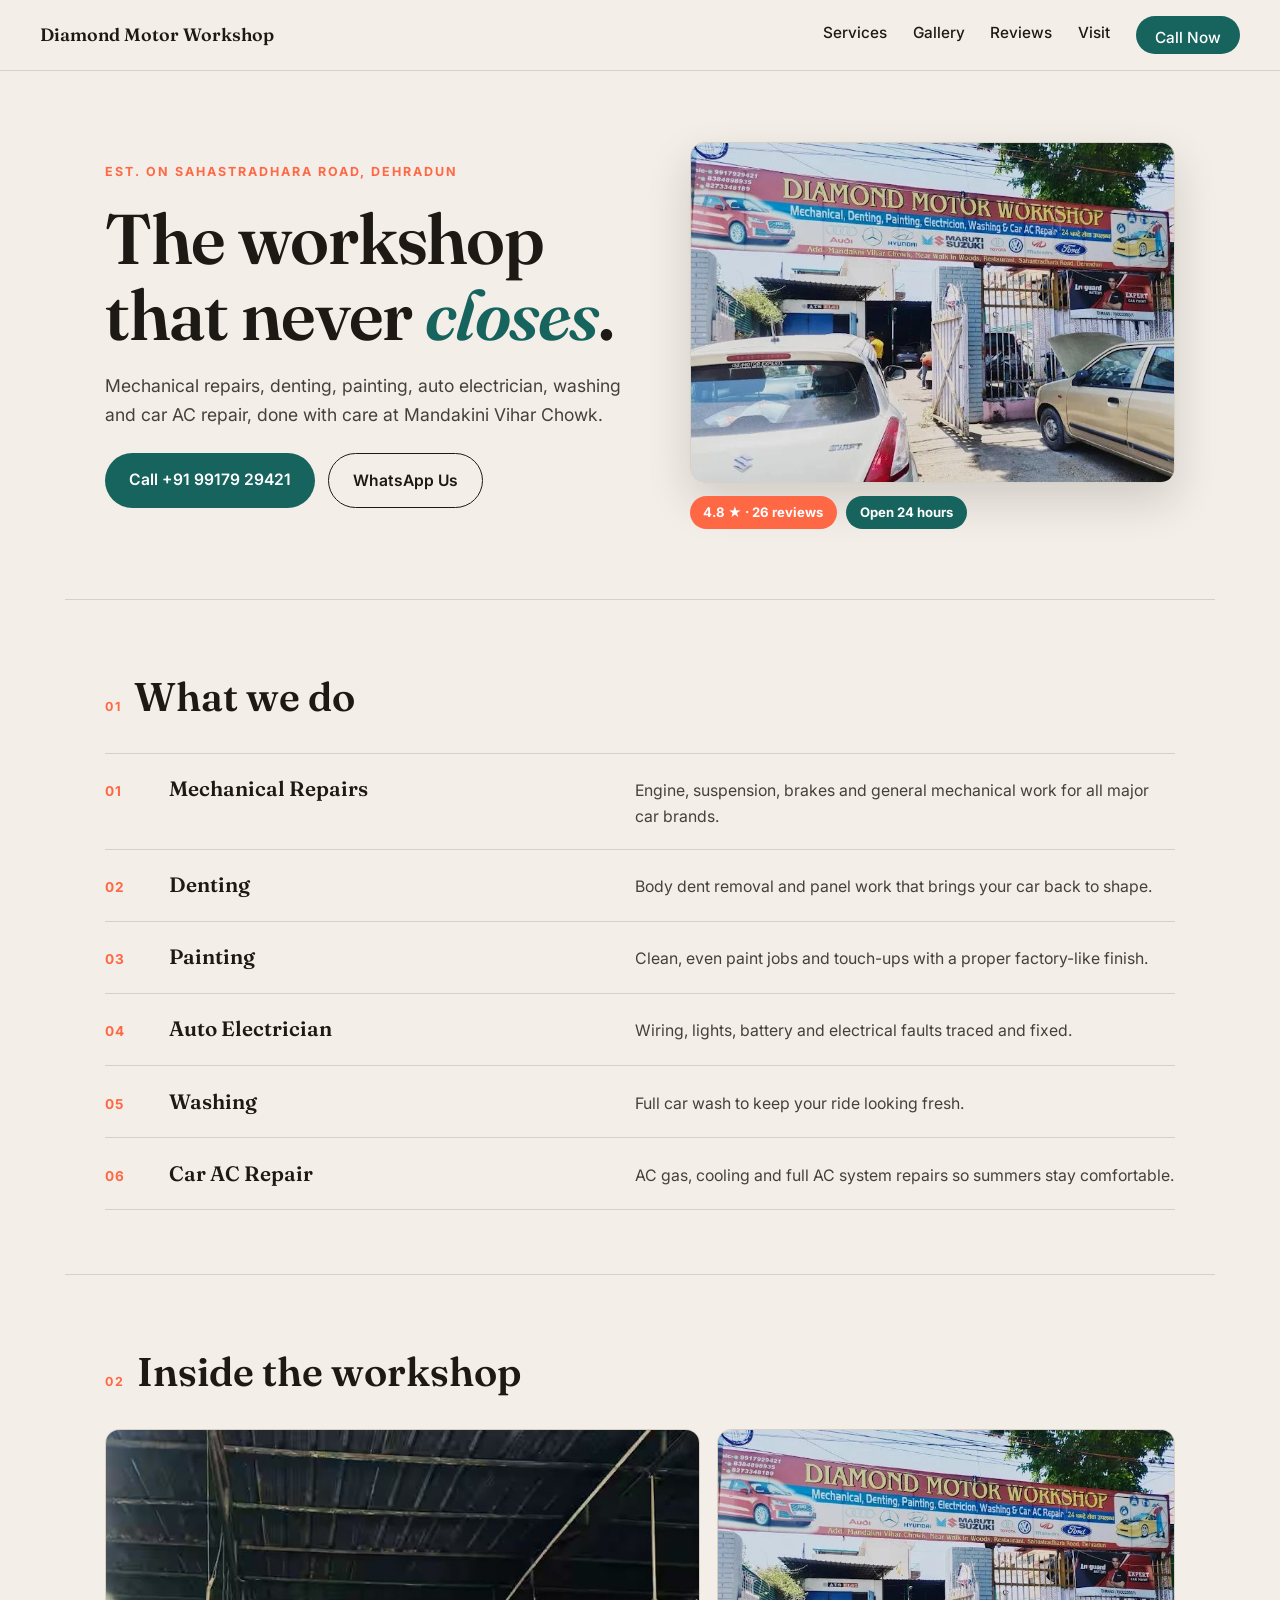
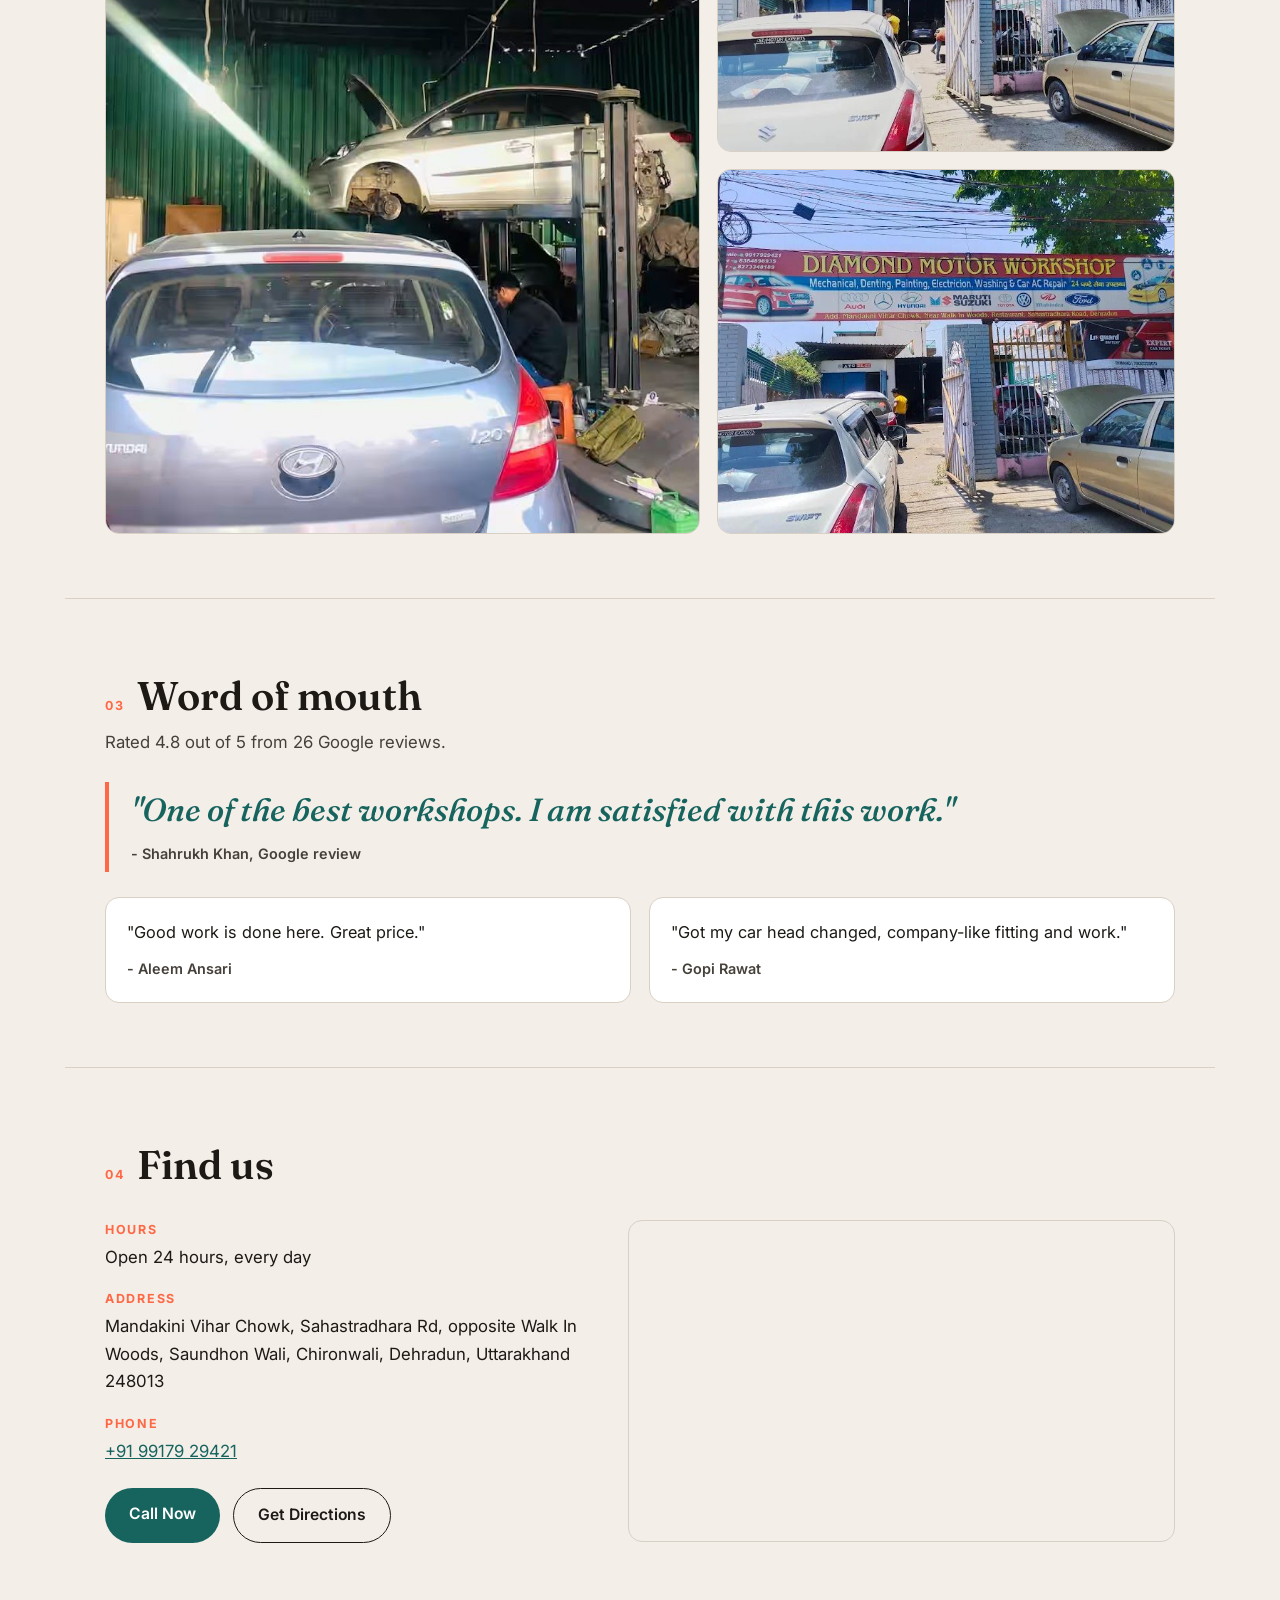
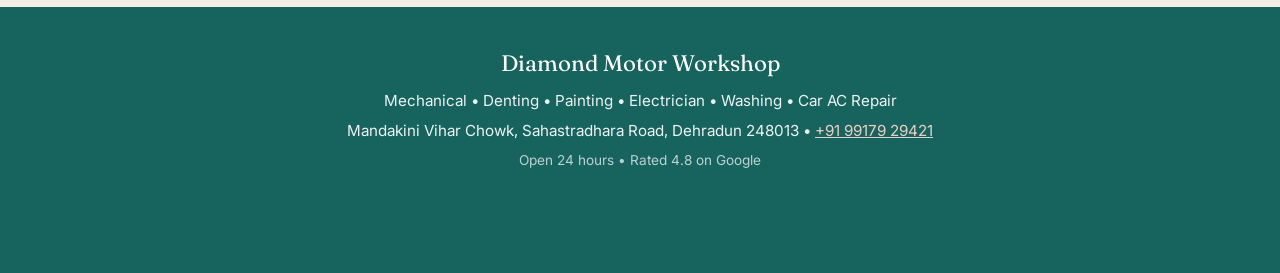
<file: editorial/index.html>
<!DOCTYPE html>
<html lang="en">
<head>
  <meta charset="UTF-8">
  <meta name="viewport" content="width=device-width, initial-scale=1.0">
  <title>Diamond Motor Workshop, Dehradun | Mechanical, Denting, Painting & Car AC Repair</title>
  <meta name="description" content="Diamond Motor Workshop at Mandakini Vihar Chowk, Sahastradhara Road, Dehradun. Mechanical repairs, denting, painting, auto electrician, washing and car AC repair. Open 24 hours. Rated 4.8 on Google. Call +91 99179 29421.">
  <link rel="canonical" href="https://anasamin822-dotcom.github.io/diamond-motor-workshop/editorial/">
  <meta name="robots" content="index, follow">
  <meta property="og:type" content="website">
  <meta property="og:site_name" content="Diamond Motor Workshop">
  <meta property="og:title" content="Diamond Motor Workshop, Dehradun | 24-Hour Car Repair">
  <meta property="og:description" content="Mechanical repairs, denting, painting, auto electrician, washing and car AC repair on Sahastradhara Road, Dehradun. Open 24 hours. Rated 4.8 on Google.">
  <meta property="og:url" content="https://anasamin822-dotcom.github.io/diamond-motor-workshop/editorial/">
  <meta property="og:image" content="https://anasamin822-dotcom.github.io/diamond-motor-workshop/images/workshop-front.jpg">
  <meta name="twitter:card" content="summary_large_image">
  <script type="application/ld+json">
  {
    "@context": "https://schema.org",
    "@type": "AutoRepair",
    "name": "Diamond Motor Workshop (Mechanical, Denting, Painting, Electrician, Washing & Car AC Repairs)",
    "alternateName": "Diamond Motor Workshop",
    "image": "https://anasamin822-dotcom.github.io/diamond-motor-workshop/images/workshop-front.jpg",
    "url": "https://anasamin822-dotcom.github.io/diamond-motor-workshop/",
    "telephone": "+919917929421",
    "address": {
      "@type": "PostalAddress",
      "streetAddress": "Mandakini Vihar Chowk, Sahastradhara Rd, opposite Walk In Woods, Saundhon Wali, Chironwali",
      "addressLocality": "Dehradun",
      "addressRegion": "Uttarakhand",
      "postalCode": "248013",
      "addressCountry": "IN"
    },
    "geo": { "@type": "GeoCoordinates", "latitude": 30.3463912, "longitude": 78.0749351 },
    "hasMap": "https://www.google.com/maps/search/?api=1&query=Diamond+Motor+Workshop+%28Mechanical%2C+Denting%2C+Painting%2C+Electrician%2C+Washing+%26+Car+AC+Repairs%29%29&query_place_id=ChIJL2U2jSkpCTkRpgNte8CF6iE",
    "openingHoursSpecification": {
      "@type": "OpeningHoursSpecification",
      "dayOfWeek": ["Monday","Tuesday","Wednesday","Thursday","Friday","Saturday","Sunday"],
      "opens": "00:00",
      "closes": "23:59"
    },
    "aggregateRating": { "@type": "AggregateRating", "ratingValue": "4.8", "reviewCount": "26" }
  }
  </script>
  <link rel="icon" href="data:image/svg+xml,%3Csvg xmlns='http://www.w3.org/2000/svg' viewBox='0 0 64 64'%3E%3Crect width='64' height='64' rx='14' fill='%2317645F'/%3E%3Cpath d='M32 12 L50 28 L32 52 L14 28 Z' fill='%23F3EEE8'/%3E%3C/svg%3E">
  <link rel="preconnect" href="https://fonts.googleapis.com">
  <link rel="preconnect" href="https://fonts.gstatic.com" crossorigin>
  <link href="https://fonts.googleapis.com/css2?family=Fraunces:opsz,wght@9..144,500;9..144,600;9..144,700&family=Inter:wght@400;500;600;700&display=swap" rel="stylesheet">
  <link rel="stylesheet" href="style.css?v=2">
</head>
<body>

  <header class="nav" id="top">
    <a class="nav__brand" href="#top" aria-label="Diamond Motor Workshop - home">Diamond Motor Workshop</a>
    <nav class="nav__links" id="navLinks" aria-label="Main menu">
      <a href="#services">Services</a>
      <a href="#gallery">Gallery</a>
      <a href="#reviews">Reviews</a>
      <a href="#visit">Visit</a>
      <a class="nav__cta" href="tel:+919917929421">Call Now</a>
    </nav>
    <button class="nav__burger" id="burger" aria-label="Open menu" aria-expanded="false" aria-controls="navLinks">
      <span></span><span></span><span></span>
    </button>
  </header>

  <main>

    <section class="hero">
      <div class="hero__text">
        <p class="hero__meta reveal">Est. on Sahastradhara Road, Dehradun</p>
        <h1 class="reveal">The workshop that never <em>closes</em>.</h1>
        <p class="hero__sub reveal">Mechanical repairs, denting, painting, auto electrician, washing and car AC repair, done with care at Mandakini Vihar Chowk.</p>
        <div class="hero__cta reveal">
          <a class="btn btn--teal" href="tel:+919917929421">Call +91 99179 29421</a>
          <a class="btn btn--line" href="https://wa.me/919917929421?text=Hi+Diamond+Motor+Workshop%21+I+found+you+on+Google.+I+need+service+for+my+car+-+please+share+the+details." target="_blank" rel="noopener">WhatsApp Us</a>
        </div>
      </div>
      <figure class="hero__photo reveal">
        <img src="../images/workshop-front.jpg" alt="Diamond Motor Workshop entrance and signboard at Mandakini Vihar Chowk, Sahastradhara Road, Dehradun" width="680" height="478" fetchpriority="high">
        <figcaption>
          <span class="chip chip--coral">4.8 ★ · 26 reviews</span>
          <span class="chip chip--teal">Open 24 hours</span>
        </figcaption>
      </figure>
    </section>

    <hr class="rule">

    <section class="services" id="services">
      <h2 class="reveal"><span class="secnum">01</span> What we do</h2>
      <ol class="services__list">
        <li class="reveal"><span class="services__name">Mechanical Repairs</span><span class="services__desc">Engine, suspension, brakes and general mechanical work for all major car brands.</span></li>
        <li class="reveal"><span class="services__name">Denting</span><span class="services__desc">Body dent removal and panel work that brings your car back to shape.</span></li>
        <li class="reveal"><span class="services__name">Painting</span><span class="services__desc">Clean, even paint jobs and touch-ups with a proper factory-like finish.</span></li>
        <li class="reveal"><span class="services__name">Auto Electrician</span><span class="services__desc">Wiring, lights, battery and electrical faults traced and fixed.</span></li>
        <li class="reveal"><span class="services__name">Washing</span><span class="services__desc">Full car wash to keep your ride looking fresh.</span></li>
        <li class="reveal"><span class="services__name">Car AC Repair</span><span class="services__desc">AC gas, cooling and full AC system repairs so summers stay comfortable.</span></li>
      </ol>
    </section>

    <hr class="rule">

    <section class="gallery" id="gallery">
      <h2 class="reveal"><span class="secnum">02</span> Inside the workshop</h2>
      <div class="gallery__grid">
        <figure class="gallery__big reveal"><img src="../images/workshop-interior.jpg" alt="Cars being repaired inside the workshop, one lifted on the service ramp" loading="lazy" width="1200" height="900"></figure>
        <figure class="reveal"><img src="../images/workshop-front.jpg" alt="Workshop front with the Diamond Motor Workshop board" loading="lazy" width="680" height="478"></figure>
        <figure class="reveal"><img src="../images/workshop-board.jpg" alt="Close view of the workshop signboard listing services" loading="lazy" width="640" height="510"></figure>
      </div>
    </section>

    <hr class="rule">

    <section class="reviews" id="reviews">
      <h2 class="reveal"><span class="secnum">03</span> Word of mouth</h2>
      <p class="section-sub reveal">Rated 4.8 out of 5 from 26 Google reviews.</p>
      <blockquote class="pull reveal">
        <p>"One of the best workshops. I am satisfied with this work."</p>
        <footer>- Shahrukh Khan, Google review</footer>
      </blockquote>
      <div class="reviews__row">
        <blockquote class="mini reveal">
          <p>"Good work is done here. Great price."</p>
          <footer>- Aleem Ansari</footer>
        </blockquote>
        <blockquote class="mini reveal">
          <p>"Got my car head changed, company-like fitting and work."</p>
          <footer>- Gopi Rawat</footer>
        </blockquote>
      </div>
    </section>

    <hr class="rule">

    <section class="visit" id="visit">
      <h2 class="reveal"><span class="secnum">04</span> Find us</h2>
      <div class="visit__grid">
        <div class="visit__info reveal">
          <dl>
            <div><dt>Hours</dt><dd>Open 24 hours, every day</dd></div>
            <div><dt>Address</dt><dd>Mandakini Vihar Chowk, Sahastradhara Rd, opposite Walk In Woods, Saundhon Wali, Chironwali, Dehradun, Uttarakhand 248013</dd></div>
            <div><dt>Phone</dt><dd><a href="tel:+919917929421">+91 99179 29421</a></dd></div>
          </dl>
          <div class="visit__cta">
            <a class="btn btn--teal" href="tel:+919917929421">Call Now</a>
            <a class="btn btn--line" href="https://www.google.com/maps/search/?api=1&amp;query=Diamond+Motor+Workshop+%28Mechanical%2C+Denting%2C+Painting%2C+Electrician%2C+Washing+%26+Car+AC+Repairs%29%29&amp;query_place_id=ChIJL2U2jSkpCTkRpgNte8CF6iE" target="_blank" rel="noopener">Get Directions</a>
          </div>
        </div>
        <div class="visit__map reveal">
          <iframe title="Diamond Motor Workshop on the map" src="https://maps.google.com/maps?q=Diamond%20Motor%20Workshop%20Sahastradhara%20Road%20Dehradun&amp;z=16&amp;output=embed" loading="lazy" referrerpolicy="no-referrer-when-downgrade" allowfullscreen></iframe>
        </div>
      </div>
    </section>

  </main>

  <footer class="footer">
    <p class="footer__name">Diamond Motor Workshop</p>
    <p>Mechanical • Denting • Painting • Electrician • Washing • Car AC Repair</p>
    <p>Mandakini Vihar Chowk, Sahastradhara Road, Dehradun 248013 • <a href="tel:+919917929421">+91 99179 29421</a></p>
    <p class="footer__small">Open 24 hours • Rated 4.8 on Google</p>
  </footer>

  <div class="stickybar" role="region" aria-label="Quick contact">
    <a class="stickybar__btn stickybar__btn--call" href="tel:+919917929421">Call Now</a>
    <a class="stickybar__btn stickybar__btn--wa" href="https://wa.me/919917929421?text=Hi+Diamond+Motor+Workshop%21+I+found+you+on+Google.+I+need+service+for+my+car+-+please+share+the+details." target="_blank" rel="noopener">WhatsApp</a>
  </div>

  <script src="../script.js"></script>
</body>
</html>
</file>
<file: style.css>
/* Diamond Motor Workshop - neo-brutalism, black/ivory/yellow */
:root {
  --ink: #08090B;
  --paper: #F5F3EF;
  --yellow: #FFC900;
  --border: 3px solid var(--ink);
  --shadow: 6px 6px 0 var(--ink);
  --shadow-sm: 4px 4px 0 var(--ink);
}

* { margin: 0; padding: 0; box-sizing: border-box; }
html { scroll-behavior: smooth; }
body {
  background: var(--paper);
  color: var(--ink);
  font-family: "Space Grotesk", system-ui, -apple-system, sans-serif;
  line-height: 1.55;
  overflow-x: hidden;
}
img { display: block; max-width: 100%; height: auto; }
a { color: inherit; }

h1, h2, .nav__brand, .footer__name, .btn, .badge, .card__num, .marquee {
  font-family: "Archivo Black", "Space Grotesk", system-ui, sans-serif;
  font-weight: 400;
}
h1 { font-size: clamp(2.4rem, 7vw, 4.6rem); line-height: 1.02; letter-spacing: -0.01em; }
h2 { font-size: clamp(1.8rem, 5vw, 3rem); margin-bottom: 0.5rem; }
.hl {
  background: var(--yellow);
  padding: 0 0.18em;
  box-decoration-break: clone;
  -webkit-box-decoration-break: clone;
}

/* ---------- nav ---------- */
.nav {
  position: sticky; top: 0; z-index: 50;
  display: flex; align-items: center; justify-content: space-between;
  gap: 1rem;
  background: var(--paper);
  border-bottom: var(--border);
  padding: 0.8rem clamp(1rem, 4vw, 2.5rem);
}
.nav__brand {
  display: flex; align-items: center; gap: 0.55rem;
  text-decoration: none; font-size: 1.05rem; letter-spacing: 0.02em;
}
.nav__brand-thin { font-family: "Space Grotesk", sans-serif; font-weight: 600; }
.nav__diamond {
  width: 16px; height: 16px; flex: none;
  background: var(--yellow);
  border: var(--border);
  transform: rotate(45deg);
  display: inline-block;
}
.nav__links { display: flex; align-items: center; gap: 1.4rem; }
.nav__links a {
  text-decoration: none; font-weight: 600; font-size: 0.98rem;
  border-bottom: 3px solid transparent;
}
.nav__links a:hover { border-bottom-color: var(--yellow); }
.nav__cta {
  background: var(--ink); color: var(--paper) !important;
  padding: 0.5rem 1rem; border: var(--border); box-shadow: var(--shadow-sm);
  transition: transform 0.12s ease, box-shadow 0.12s ease;
}
.nav__cta:hover { transform: translate(2px, 2px); box-shadow: 2px 2px 0 var(--ink); border-bottom-color: var(--ink) !important; }
.nav__burger {
  display: none; flex-direction: column; gap: 5px;
  background: var(--paper); border: var(--border); padding: 0.5rem;
  cursor: pointer; box-shadow: var(--shadow-sm);
}
.nav__burger span { width: 22px; height: 3px; background: var(--ink); display: block; }

/* ---------- hero ---------- */
.hero {
  display: grid; grid-template-columns: 1.05fr 0.95fr;
  gap: clamp(1.5rem, 4vw, 3rem);
  align-items: center;
  padding: clamp(2rem, 6vw, 4.5rem) clamp(1rem, 4vw, 2.5rem);
}
.hero__kicker {
  display: inline-block; font-weight: 700; text-transform: uppercase;
  letter-spacing: 0.12em; font-size: 0.8rem;
  border: var(--border); padding: 0.25rem 0.7rem; margin-bottom: 1.1rem;
  background: #fff;
}
.hero__sub { margin: 1.1rem 0 1.3rem; font-size: 1.08rem; max-width: 34rem; }
.hero__badges { display: flex; flex-wrap: wrap; gap: 0.7rem; margin-bottom: 1.4rem; }
.badge {
  display: inline-flex; align-items: center; gap: 0.45rem;
  border: var(--border); padding: 0.45rem 0.9rem; font-size: 0.92rem;
  box-shadow: var(--shadow-sm); background: #fff;
}
.badge small { font-family: "Space Grotesk", sans-serif; font-weight: 600; }
.badge--star { background: var(--yellow); }
.badge--open .dot {
  width: 10px; height: 10px; border-radius: 50%;
  background: #1DB954; border: 2px solid var(--ink);
  animation: pulse 1.6s infinite;
}
@keyframes pulse { 0%,100% { transform: scale(1); } 50% { transform: scale(1.35); } }
.hero__cta { display: flex; flex-wrap: wrap; gap: 0.8rem; }

.btn {
  display: inline-block; text-decoration: none; text-align: center;
  padding: 0.85rem 1.4rem; font-size: 0.98rem;
  border: var(--border); box-shadow: var(--shadow);
  transition: transform 0.12s ease, box-shadow 0.12s ease;
}
.btn:hover { transform: translate(3px, 3px); box-shadow: 3px 3px 0 var(--ink); }
.btn:active { transform: translate(6px, 6px); box-shadow: 0 0 0 var(--ink); }
.btn--yellow { background: var(--yellow); color: var(--ink); }
.btn--ghost { background: #fff; color: var(--ink); }

.hero__photo {
  border: var(--border); box-shadow: 8px 8px 0 var(--ink);
  background: #fff; transform: rotate(1.2deg);
}
.hero__photo img { width: 100%; }
.hero__photo figcaption {
  border-top: var(--border); padding: 0.55rem 0.9rem;
  font-weight: 600; font-size: 0.9rem; background: var(--yellow);
}

/* ---------- marquee ---------- */
.marquee {
  border-top: var(--border); border-bottom: var(--border);
  background: var(--ink); color: var(--yellow);
  overflow: hidden; white-space: nowrap;
  padding: 0.6rem 0; font-size: 1rem; letter-spacing: 0.06em;
}
.marquee__track { display: inline-block; animation: scroll 22s linear infinite; }
@keyframes scroll { from { transform: translateX(0); } to { transform: translateX(-50%); } }

/* ---------- sections ---------- */
section { padding: clamp(2.5rem, 6vw, 4.5rem) clamp(1rem, 4vw, 2.5rem); }
.section-sub { margin-bottom: 1.6rem; font-size: 1.05rem; max-width: 40rem; }

/* services */
.services__grid {
  display: grid; grid-template-columns: repeat(3, 1fr); gap: 1.2rem;
}
.card {
  border: var(--border); background: #fff; padding: 1.4rem;
  box-shadow: var(--shadow);
  transition: transform 0.15s ease, box-shadow 0.15s ease, background 0.15s ease;
}
.card:hover { transform: translate(-3px, -3px); box-shadow: 9px 9px 0 var(--ink); background: var(--yellow); }
.card__num {
  display: inline-block; font-size: 0.9rem; background: var(--ink); color: var(--yellow);
  padding: 0.15rem 0.55rem; margin-bottom: 0.8rem;
}
.card h3 { font-size: 1.2rem; margin-bottom: 0.4rem; }

/* gallery */
.gallery { background: var(--ink); color: var(--paper); }
.gallery .hl { color: var(--ink); }
.gallery__grid { display: grid; grid-template-columns: 1fr 1.4fr 1fr; gap: 1.2rem; margin-top: 1.6rem; }
.gallery__item {
  border: 3px solid var(--paper); box-shadow: 6px 6px 0 var(--yellow);
  overflow: hidden; height: 100%;
}
.gallery__item img { width: 100%; height: 100%; object-fit: cover; transition: transform 0.4s ease; }
.gallery__item:hover img { transform: scale(1.05); }

/* reviews */
.reviews__grid { display: grid; grid-template-columns: repeat(3, 1fr); gap: 1.2rem; }
.review {
  border: var(--border); background: #fff; padding: 1.4rem;
  box-shadow: var(--shadow); display: flex; flex-direction: column; gap: 0.7rem;
}
.review__stars { color: var(--yellow); text-shadow: 1px 1px 0 var(--ink); font-size: 1.15rem; letter-spacing: 0.1em; }
.review p { font-size: 1.05rem; font-weight: 500; flex: 1; }
.review footer { font-weight: 700; font-size: 0.92rem; }
.review footer span { display: block; font-weight: 500; font-size: 0.8rem; opacity: 0.75; }

/* visit */
.visit__grid { display: grid; grid-template-columns: 1fr 1fr; gap: 1.6rem; margin-top: 1.4rem; }
.info-block { border: var(--border); background: #fff; padding: 1.1rem 1.3rem; margin-bottom: 1rem; box-shadow: var(--shadow-sm); }
.info-block h3 {
  font-family: "Archivo Black", sans-serif; font-size: 0.85rem; text-transform: uppercase;
  letter-spacing: 0.1em; margin-bottom: 0.35rem;
}
.info-big { font-size: 1.25rem; font-weight: 700; }
.info-block a { font-weight: 700; text-decoration-thickness: 3px; text-decoration-color: var(--yellow); }
.visit__cta { display: flex; flex-wrap: wrap; gap: 0.8rem; margin-top: 0.4rem; }
.visit__map { border: var(--border); box-shadow: var(--shadow); min-height: 320px; }
.visit__map iframe { width: 100%; height: 100%; min-height: 320px; border: 0; display: block; }

/* footer */
.footer {
  border-top: var(--border); background: var(--ink); color: var(--paper);
  text-align: center; padding: 2.2rem 1rem 6rem;
}
.footer__name {
  display: inline-flex; align-items: center; gap: 0.6rem;
  font-size: 1.15rem; margin-bottom: 0.6rem; color: var(--yellow);
}
.footer a { color: var(--yellow); }
.footer__small { margin-top: 0.5rem; font-size: 0.85rem; opacity: 0.8; }

/* sticky mobile bar */
.stickybar {
  position: fixed; left: 0; right: 0; bottom: 0; z-index: 60;
  display: none; gap: 0.7rem;
  background: var(--paper); border-top: var(--border);
  padding: 0.7rem 1rem calc(0.7rem + env(safe-area-inset-bottom));
}
.stickybar__btn {
  flex: 1; text-align: center; text-decoration: none;
  font-family: "Archivo Black", sans-serif; font-size: 0.95rem;
  padding: 0.8rem 0; border: var(--border); box-shadow: var(--shadow-sm);
}
.stickybar__btn--call { background: var(--yellow); color: var(--ink); }
.stickybar__btn--wa { background: var(--ink); color: var(--paper); }

/* reveal on scroll */
.reveal { opacity: 0; transform: translateY(22px); transition: opacity 0.55s ease, transform 0.55s ease; }
.reveal.is-visible { opacity: 1; transform: none; }
@media (prefers-reduced-motion: reduce) {
  .reveal { opacity: 1; transform: none; transition: none; }
  .marquee__track { animation: none; }
  .badge--open .dot { animation: none; }
}

/* ---------- responsive ---------- */
@media (max-width: 900px) {
  .services__grid, .reviews__grid { grid-template-columns: 1fr 1fr; }
  .hero { grid-template-columns: 1fr; }
  .hero__photo { transform: none; }
  .gallery__grid { grid-template-columns: 1fr; }
  .visit__grid { grid-template-columns: 1fr; }
}
@media (max-width: 640px) {
  .nav__burger { display: flex; }
  .nav__links {
    position: absolute; top: 100%; left: 0; right: 0;
    flex-direction: column; align-items: stretch; gap: 0;
    background: var(--paper); border-bottom: var(--border);
    display: none;
  }
  .nav__links.is-open { display: flex; }
  .nav__links a { padding: 0.9rem 1.2rem; border-top: 2px solid var(--ink); }
  .nav__cta { margin: 0.7rem 1.2rem 1rem; text-align: center; }
  .services__grid, .reviews__grid { grid-template-columns: 1fr; }
  .stickybar { display: flex; }
  .footer { padding-bottom: 6.5rem; }
}
</file>
<file: dark-glass/style.css>
/* Diamond Motor Workshop - option 2: dark premium glass, black/ivory/lime */
:root {
  --ink: #08090B;
  --ivory: #FAF8F3;
  --lime: #CDF22B;
  --glass: rgba(250, 248, 243, 0.06);
  --glass-border: rgba(250, 248, 243, 0.14);
}

* { margin: 0; padding: 0; box-sizing: border-box; }
html { scroll-behavior: smooth; }
body {
  background: var(--ink);
  color: var(--ivory);
  font-family: "Space Grotesk", system-ui, -apple-system, sans-serif;
  line-height: 1.6;
  overflow-x: hidden;
}
img { display: block; max-width: 100%; height: auto; }
a { color: inherit; }

.glow {
  position: fixed; z-index: 0; border-radius: 50%;
  filter: blur(140px); pointer-events: none; opacity: 0.5;
}
.glow--a { width: 480px; height: 480px; background: rgba(205, 242, 43, 0.16); top: -120px; right: -80px; }
.glow--b { width: 420px; height: 420px; background: rgba(64, 120, 255, 0.14); bottom: -140px; left: -100px; }

main, .footer { position: relative; z-index: 1; }

h1, h2, h3, .btn, .stat strong, .visit__big {
  font-family: "Sora", "Space Grotesk", system-ui, sans-serif;
}
h1 { font-size: clamp(2.2rem, 6.4vw, 4.2rem); font-weight: 800; line-height: 1.08; letter-spacing: -0.02em; }
h2 { font-size: clamp(1.7rem, 4.6vw, 2.7rem); font-weight: 800; margin-bottom: 0.5rem; }
.grad {
  background: linear-gradient(92deg, var(--lime), #8be04e);
  -webkit-background-clip: text; background-clip: text; color: transparent;
}
.glass {
  background: var(--glass);
  border: 1px solid var(--glass-border);
  border-radius: 18px;
  backdrop-filter: blur(14px);
  -webkit-backdrop-filter: blur(14px);
}

/* nav */
.nav {
  position: sticky; top: 0; z-index: 50;
  display: flex; align-items: center; justify-content: space-between; gap: 1rem;
  padding: 0.9rem clamp(1rem, 4vw, 2.5rem);
  background: rgba(8, 9, 11, 0.72);
  backdrop-filter: blur(16px); -webkit-backdrop-filter: blur(16px);
  border-bottom: 1px solid var(--glass-border);
}
.nav__brand {
  display: flex; align-items: center; gap: 0.55rem;
  font-family: "Sora", sans-serif; font-weight: 700; font-size: 1.02rem; text-decoration: none;
}
.nav__gem {
  width: 14px; height: 14px; flex: none; display: inline-block;
  background: var(--lime); transform: rotate(45deg); border-radius: 3px;
}
.nav__links { display: flex; align-items: center; gap: 1.5rem; }
.nav__links a { text-decoration: none; font-weight: 500; font-size: 0.97rem; opacity: 0.85; }
.nav__links a:hover { opacity: 1; color: var(--lime); }
.nav__cta {
  background: var(--lime); color: var(--ink) !important; font-weight: 700 !important;
  padding: 0.55rem 1.1rem; border-radius: 999px; opacity: 1 !important;
}
.nav__burger {
  display: none; flex-direction: column; gap: 5px;
  background: var(--glass); border: 1px solid var(--glass-border);
  border-radius: 10px; padding: 0.55rem; cursor: pointer;
}
.nav__burger span { width: 20px; height: 2px; background: var(--ivory); display: block; }

/* hero */
.hero {
  position: relative;
  padding: clamp(2.5rem, 7vw, 5rem) clamp(1rem, 4vw, 2.5rem) clamp(2rem, 5vw, 3.5rem);
  max-width: 1100px; margin: 0 auto;
}
.hero__kicker {
  display: inline-block; font-size: 0.8rem; letter-spacing: 0.14em; text-transform: uppercase;
  color: var(--lime); border: 1px solid rgba(205, 242, 43, 0.4);
  padding: 0.3rem 0.85rem; border-radius: 999px; margin-bottom: 1.2rem;
}
.hero__sub { margin: 1.1rem 0 1.5rem; font-size: 1.1rem; max-width: 33rem; opacity: 0.88; }
.hero__cta { display: flex; flex-wrap: wrap; gap: 0.8rem; margin-bottom: 1.8rem; }

.btn {
  display: inline-block; text-decoration: none; text-align: center;
  padding: 0.9rem 1.5rem; border-radius: 999px; font-weight: 700; font-size: 0.98rem;
  transition: transform 0.15s ease, box-shadow 0.15s ease;
}
.btn--lime { background: var(--lime); color: var(--ink); box-shadow: 0 0 0 rgba(205,242,43,0); }
.btn--lime:hover { transform: translateY(-2px); box-shadow: 0 8px 28px rgba(205, 242, 43, 0.35); }
.btn--glass { background: var(--glass); border: 1px solid var(--glass-border); color: var(--ivory); backdrop-filter: blur(10px); }
.btn--glass:hover { border-color: var(--lime); color: var(--lime); }

.hero__stats { display: flex; flex-wrap: wrap; gap: 0.9rem; margin-bottom: 2rem; }
.stat { padding: 0.9rem 1.3rem; display: flex; flex-direction: column; }
.stat strong { font-size: 1.35rem; color: var(--lime); }
.stat span { font-size: 0.85rem; opacity: 0.75; }

.hero__photo {
  border-radius: 22px; overflow: hidden;
  border: 1px solid var(--glass-border);
  box-shadow: 0 24px 60px rgba(0, 0, 0, 0.5);
}
.hero__photo img { width: 100%; }

/* sections */
section { padding: clamp(2.2rem, 5.5vw, 4rem) clamp(1rem, 4vw, 2.5rem); max-width: 1100px; margin: 0 auto; }
.section-sub { margin-bottom: 1.6rem; font-size: 1.05rem; opacity: 0.8; }

.services__grid { display: grid; grid-template-columns: repeat(3, 1fr); gap: 1.1rem; }
.card { padding: 1.5rem; transition: transform 0.18s ease, border-color 0.18s ease; }
.card:hover { transform: translateY(-4px); border-color: var(--lime); }
.card h3 { font-size: 1.15rem; margin-bottom: 0.45rem; color: var(--lime); }
.card p { font-size: 0.97rem; opacity: 0.85; }

.gallery__grid { display: grid; grid-template-columns: 1.4fr 1fr 1fr; gap: 1.1rem; margin-top: 1.5rem; }
.gallery__grid figure { border-radius: 18px; overflow: hidden; border: 1px solid var(--glass-border); height: 100%; }
.gallery__grid img { width: 100%; height: 100%; object-fit: cover; transition: transform 0.45s ease; }
.gallery__grid figure:hover img { transform: scale(1.05); }

.reviews__grid { display: grid; grid-template-columns: repeat(3, 1fr); gap: 1.1rem; }
.review { padding: 1.5rem; display: flex; flex-direction: column; gap: 0.7rem; }
.stars { color: var(--lime); letter-spacing: 0.12em; }
.review p { flex: 1; font-size: 1.02rem; }
.review footer { font-weight: 600; font-size: 0.92rem; opacity: 0.8; }

.visit__grid { display: grid; grid-template-columns: 1fr 1.1fr; gap: 1.3rem; margin-top: 1.4rem; }
.visit__info { padding: 1.8rem; display: flex; flex-direction: column; gap: 0.9rem; }
.visit__big { font-size: 1.4rem; font-weight: 800; color: var(--lime); }
.visit__phone a { font-weight: 700; font-size: 1.15rem; text-decoration-color: var(--lime); }
.visit__cta { display: flex; flex-wrap: wrap; gap: 0.8rem; margin-top: 0.4rem; }
.visit__map { border-radius: 18px; overflow: hidden; border: 1px solid var(--glass-border); min-height: 320px; }
.visit__map iframe { width: 100%; height: 100%; min-height: 320px; border: 0; display: block; filter: grayscale(0.4); }

.footer {
  border-top: 1px solid var(--glass-border);
  text-align: center; padding: 2.2rem 1rem 6rem; font-size: 0.95rem;
}
.footer p { margin-bottom: 0.35rem; opacity: 0.85; }
.footer a { color: var(--lime); }
.footer__small { opacity: 0.6 !important; font-size: 0.85rem; }

.stickybar {
  position: fixed; left: 0; right: 0; bottom: 0; z-index: 60;
  display: none; gap: 0.7rem;
  background: rgba(8, 9, 11, 0.85); backdrop-filter: blur(16px);
  border-top: 1px solid var(--glass-border);
  padding: 0.7rem 1rem calc(0.7rem + env(safe-area-inset-bottom));
}
.stickybar__btn {
  flex: 1; text-align: center; text-decoration: none;
  font-family: "Sora", sans-serif; font-weight: 700; font-size: 0.95rem;
  padding: 0.8rem 0; border-radius: 999px;
}
.stickybar__btn--call { background: var(--lime); color: var(--ink); }
.stickybar__btn--wa { background: var(--glass); color: var(--ivory); border: 1px solid var(--glass-border); }

.reveal { opacity: 0; transform: translateY(22px); transition: opacity 0.55s ease, transform 0.55s ease; }
.reveal.is-visible { opacity: 1; transform: none; }
@media (prefers-reduced-motion: reduce) {
  .reveal { opacity: 1; transform: none; transition: none; }
}

@media (max-width: 900px) {
  .services__grid, .reviews__grid { grid-template-columns: 1fr 1fr; }
  .gallery__grid { grid-template-columns: 1fr; }
  .visit__grid { grid-template-columns: 1fr; }
}
@media (max-width: 640px) {
  .nav__burger { display: flex; }
  .nav__links {
    position: absolute; top: 100%; left: 0; right: 0;
    flex-direction: column; align-items: stretch; gap: 0;
    background: #08090B; border-bottom: 1px solid var(--glass-border);
    display: none;
  }
  .nav__links.is-open { display: flex; }
  .nav__links a { padding: 0.95rem 1.2rem; border-top: 1px solid var(--glass-border); }
  .nav__cta { margin: 0.7rem 1.2rem 1rem; text-align: center; }
  .services__grid, .reviews__grid { grid-template-columns: 1fr; }
  .stickybar { display: flex; }
  .footer { padding-bottom: 6.5rem; }
}
</file>
<file: editorial-dark/style.css>
/* Diamond Motor Workshop - option 3 dark: liquid glassmorphism, editorial structure */
:root {
  --bg: #0a1211;
  --ink: #eef4f2;
  --muted: #a7b8b3;
  --teal: #4fd1c5;
  --coral: #ff7a59;
  --glass: rgba(238, 244, 242, 0.05);
  --glass-hi: rgba(255, 255, 255, 0.16);
  --glass-border: rgba(238, 244, 242, 0.12);
}

* { margin: 0; padding: 0; box-sizing: border-box; }
html { scroll-behavior: smooth; }
body {
  background: var(--bg);
  color: var(--ink);
  font-family: "Inter", system-ui, -apple-system, sans-serif;
  line-height: 1.65;
  overflow-x: hidden;
}
img { display: block; max-width: 100%; height: auto; }
a { color: var(--teal); }

/* liquid blobs */
.blob {
  position: fixed; z-index: 0; border-radius: 50%;
  filter: blur(110px); pointer-events: none;
  animation: drift 22s ease-in-out infinite alternate;
}
.blob--teal {
  width: 44vw; height: 44vw; min-width: 340px; min-height: 340px;
  background: radial-gradient(circle at 35% 35%, rgba(79, 209, 197, 0.32), rgba(79, 209, 197, 0) 70%);
  top: -10%; right: -8%;
}
.blob--coral {
  width: 36vw; height: 36vw; min-width: 280px; min-height: 280px;
  background: radial-gradient(circle at 60% 40%, rgba(255, 122, 89, 0.22), rgba(255, 122, 89, 0) 70%);
  bottom: 5%; left: -10%;
  animation-delay: -8s;
}
.blob--deep {
  width: 40vw; height: 40vw; min-width: 300px; min-height: 300px;
  background: radial-gradient(circle at 50% 50%, rgba(58, 110, 160, 0.2), rgba(58, 110, 160, 0) 70%);
  top: 40%; left: 30%;
  animation-delay: -14s;
}
@keyframes drift {
  from { transform: translate(0, 0) scale(1); }
  to { transform: translate(4vw, -3vh) scale(1.12); }
}

main, .footer, .nav { position: relative; z-index: 1; }

/* liquid glass card */
.glass {
  position: relative;
  background: linear-gradient(135deg, rgba(255,255,255,0.09), rgba(255,255,255,0.02) 55%);
  border: 1px solid var(--glass-border);
  border-radius: 22px;
  backdrop-filter: blur(18px) saturate(1.3);
  -webkit-backdrop-filter: blur(18px) saturate(1.3);
  box-shadow: 0 18px 44px rgba(0, 0, 0, 0.35), inset 0 1px 0 var(--glass-hi);
}

h1, h2, .nav__brand, .footer__name, .pull p {
  font-family: "Fraunces", Georgia, serif;
}
h1 { font-size: clamp(2.3rem, 6.5vw, 4.4rem); font-weight: 600; line-height: 1.08; letter-spacing: -0.015em; }
h1 em { font-style: italic; color: var(--teal); }
h2 { font-size: clamp(1.6rem, 4.4vw, 2.5rem); font-weight: 600; display: flex; align-items: baseline; gap: 0.8rem; }
.secnum {
  font-family: "Inter", sans-serif; font-size: 0.78rem; font-weight: 700;
  letter-spacing: 0.14em; color: var(--coral);
}

/* nav */
.nav {
  position: sticky; top: 0; z-index: 50;
  display: flex; align-items: center; justify-content: space-between; gap: 1rem;
  padding: 1rem clamp(1rem, 4vw, 2.5rem);
  background: rgba(10, 18, 17, 0.65);
  backdrop-filter: blur(18px) saturate(1.3); -webkit-backdrop-filter: blur(18px) saturate(1.3);
  border-bottom: 1px solid var(--glass-border);
}
.nav__brand { font-size: 1.12rem; font-weight: 600; text-decoration: none; color: var(--ink); }
.nav__links { display: flex; align-items: center; gap: 1.6rem; }
.nav__links a {
  text-decoration: none; color: var(--ink); font-weight: 500; font-size: 0.96rem;
  border-bottom: 2px solid transparent; padding-bottom: 2px; opacity: 0.85;
}
.nav__links a:hover { border-bottom-color: var(--coral); opacity: 1; }
.nav__cta {
  background: var(--teal); color: #06201d !important; font-weight: 700;
  padding: 0.55rem 1.2rem; border-radius: 999px; border-bottom-color: transparent !important; opacity: 1 !important;
}
.nav__burger {
  display: none; flex-direction: column; gap: 5px;
  background: var(--glass); border: 1px solid var(--glass-border); border-radius: 10px;
  padding: 0.55rem; cursor: pointer;
}
.nav__burger span { width: 20px; height: 2px; background: var(--ink); display: block; }

/* hero */
.hero {
  display: grid; grid-template-columns: 1.05fr 0.95fr; gap: clamp(1.6rem, 4vw, 3rem);
  align-items: center;
  padding: clamp(2.4rem, 6vw, 4.4rem) clamp(1rem, 4vw, 2.5rem);
  max-width: 1150px; margin: 0 auto;
}
.hero__meta {
  font-size: 0.78rem; font-weight: 700; letter-spacing: 0.16em; text-transform: uppercase;
  color: var(--coral); margin-bottom: 1.1rem;
}
.hero__sub { margin: 1.15rem 0 1.5rem; font-size: 1.1rem; max-width: 33rem; color: var(--muted); }
.hero__cta { display: flex; flex-wrap: wrap; gap: 0.8rem; }

.btn {
  display: inline-block; text-decoration: none; text-align: center;
  padding: 0.85rem 1.5rem; border-radius: 999px; font-weight: 600; font-size: 0.98rem;
  transition: transform 0.15s ease, box-shadow 0.15s ease;
}
.btn--teal { background: var(--teal); color: #06201d; }
.btn--teal:hover { transform: translateY(-2px); box-shadow: 0 10px 30px rgba(79, 209, 197, 0.35); }
.btn--glass {
  background: var(--glass); border: 1px solid var(--glass-border); color: var(--ink);
  backdrop-filter: blur(12px); -webkit-backdrop-filter: blur(12px);
}
.btn--glass:hover { transform: translateY(-2px); border-color: var(--teal); color: var(--teal); }

.hero__photo { overflow: hidden; padding: 0.6rem; }
.hero__photo img { width: 100%; border-radius: 16px; }
.hero__photo figcaption { display: flex; gap: 0.6rem; margin-top: 0.75rem; flex-wrap: wrap; padding: 0 0.2rem 0.2rem; }
.chip { font-size: 0.82rem; font-weight: 700; padding: 0.35rem 0.85rem; border-radius: 999px; }
.chip--coral { background: var(--coral); color: #2a0f08; }
.chip--teal { background: var(--teal); color: #06201d; }

/* sections */
section { padding: clamp(2.2rem, 5.5vw, 4rem) clamp(1rem, 4vw, 2.5rem); max-width: 1150px; margin: 0 auto; }
.section-sub { margin-bottom: 1.5rem; font-size: 1.05rem; color: var(--muted); }

/* services: glass panel with numbered rows */
.services__list { list-style: none; counter-reset: svc; margin-top: 1.4rem; padding: 0.4rem 1.6rem; }
.services__list li {
  counter-increment: svc;
  display: grid; grid-template-columns: 3rem 1fr 1.2fr; gap: 1rem; align-items: baseline;
  padding: 1.15rem 0; border-top: 1px solid var(--glass-border);
}
.services__list li:first-child { border-top: 0; }
.services__list li::before {
  content: counter(svc, decimal-leading-zero);
  font-weight: 700; font-size: 0.85rem; color: var(--coral); letter-spacing: 0.08em;
}
.services__name { font-family: "Fraunces", serif; font-size: 1.3rem; font-weight: 600; }
.services__desc { color: var(--muted); font-size: 0.99rem; }

/* gallery */
.gallery__grid {
  display: grid; grid-template-columns: 1.3fr 1fr; grid-template-rows: auto auto;
  gap: 1.1rem; margin-top: 1.5rem;
}
.gallery__grid figure { overflow: hidden; padding: 0.5rem; }
.gallery__grid img { width: 100%; height: calc(100% - 0.5rem); object-fit: cover; border-radius: 15px; transition: transform 0.45s ease; }
.gallery__grid figure:hover img { transform: scale(1.04); }
.gallery__big { grid-row: span 2; }

/* reviews */
.pull { padding: 1.6rem 1.8rem; margin: 1.6rem 0; border-left: 4px solid var(--coral); }
.pull p { font-size: clamp(1.35rem, 3.4vw, 2rem); font-weight: 500; line-height: 1.3; font-style: italic; color: var(--teal); }
.pull footer, .mini footer { margin-top: 0.7rem; font-size: 0.9rem; font-weight: 600; color: var(--muted); }
.reviews__row { display: grid; grid-template-columns: 1fr 1fr; gap: 1.1rem; }
.mini { padding: 1.3rem 1.4rem; }
.mini p { font-size: 1.02rem; }

/* visit */
.visit__grid { display: grid; grid-template-columns: 1fr 1.1fr; gap: 1.4rem; margin-top: 1.4rem; align-items: start; }
.visit__info { padding: 1.7rem 1.8rem; }
.visit__info dl { display: flex; flex-direction: column; gap: 1.1rem; margin-bottom: 1.4rem; }
.visit__info dt {
  font-size: 0.78rem; font-weight: 700; letter-spacing: 0.14em; text-transform: uppercase;
  color: var(--coral); margin-bottom: 0.2rem;
}
.visit__info dd { font-size: 1.05rem; }
.visit__cta { display: flex; flex-wrap: wrap; gap: 0.8rem; }
.visit__map { overflow: hidden; min-height: 320px; padding: 0.5rem; }
.visit__map iframe { width: 100%; height: 100%; min-height: 310px; border: 0; display: block; border-radius: 15px; }

/* footer */
.footer {
  border-top: 1px solid var(--glass-border);
  background: rgba(10, 18, 17, 0.6);
  backdrop-filter: blur(16px); -webkit-backdrop-filter: blur(16px);
  text-align: center; padding: 2.4rem 1rem 6rem; font-size: 0.95rem;
}
.footer p { margin-bottom: 0.35rem; color: var(--muted); }
.footer__name { font-size: 1.4rem; color: var(--ink) !important; }
.footer a { color: var(--teal); }
.footer__small { font-size: 0.85rem; opacity: 0.75; }

/* sticky mobile bar */
.stickybar {
  position: fixed; left: 0; right: 0; bottom: 0; z-index: 60;
  display: none; gap: 0.7rem;
  background: rgba(10, 18, 17, 0.8);
  backdrop-filter: blur(18px) saturate(1.3); -webkit-backdrop-filter: blur(18px) saturate(1.3);
  border-top: 1px solid var(--glass-border);
  padding: 0.7rem 1rem calc(0.7rem + env(safe-area-inset-bottom));
}
.stickybar__btn {
  flex: 1; text-align: center; text-decoration: none;
  font-weight: 700; font-size: 0.95rem; padding: 0.8rem 0; border-radius: 999px;
}
.stickybar__btn--call { background: var(--teal); color: #06201d; }
.stickybar__btn--wa { background: var(--coral); color: #2a0f08; }

/* reveal */
.reveal { opacity: 0; transform: translateY(20px); transition: opacity 0.55s ease, transform 0.55s ease; }
.reveal.is-visible { opacity: 1; transform: none; }
@media (prefers-reduced-motion: reduce) {
  .reveal { opacity: 1; transform: none; transition: none; }
  .blob { animation: none; }
}

/* responsive */
@media (max-width: 900px) {
  .hero { grid-template-columns: 1fr; }
  .gallery__grid { grid-template-columns: 1fr; }
  .gallery__big { grid-row: auto; }
  .visit__grid { grid-template-columns: 1fr; }
}
@media (max-width: 640px) {
  .nav__burger { display: flex; }
  .nav__links {
    position: absolute; top: 100%; left: 0; right: 0;
    flex-direction: column; align-items: stretch; gap: 0;
    background: #0a1211; border-bottom: 1px solid var(--glass-border);
    display: none;
  }
  .nav__links.is-open { display: flex; }
  .nav__links a { padding: 0.95rem 1.2rem; border-top: 1px solid var(--glass-border); }
  .nav__cta { margin: 0.7rem 1.2rem 1rem; text-align: center; }
  .services__list li { grid-template-columns: 2.2rem 1fr; }
  .services__desc { grid-column: 2; }
  .reviews__row { grid-template-columns: 1fr; }
  .stickybar { display: flex; }
  .footer { padding-bottom: 6.5rem; }
}
</file>
<file: editorial/style.css>
/* Diamond Motor Workshop - option 3: editorial light, ivory/teal/coral */
:root {
  --paper: #F3EEE8;
  --ink: #1d1a16;
  --teal: #17645F;
  --coral: #FF6845;
  --line: #d8d0c4;
}

* { margin: 0; padding: 0; box-sizing: border-box; }
html { scroll-behavior: smooth; }
body {
  background: var(--paper);
  color: var(--ink);
  font-family: "Inter", system-ui, -apple-system, sans-serif;
  line-height: 1.65;
  overflow-x: hidden;
}
img { display: block; max-width: 100%; height: auto; }
a { color: var(--teal); }

h1, h2, .nav__brand, .footer__name, .pull p {
  font-family: "Fraunces", Georgia, serif;
}
h1 { font-size: clamp(2.3rem, 6.5vw, 4.4rem); font-weight: 600; line-height: 1.08; letter-spacing: -0.015em; }
h1 em { font-style: italic; color: var(--teal); }
h2 { font-size: clamp(1.6rem, 4.4vw, 2.5rem); font-weight: 600; display: flex; align-items: baseline; gap: 0.8rem; }
.secnum {
  font-family: "Inter", sans-serif; font-size: 0.78rem; font-weight: 700;
  letter-spacing: 0.14em; color: var(--coral);
}

/* nav */
.nav {
  position: sticky; top: 0; z-index: 50;
  display: flex; align-items: center; justify-content: space-between; gap: 1rem;
  padding: 1rem clamp(1rem, 4vw, 2.5rem);
  background: rgba(243, 238, 232, 0.92);
  backdrop-filter: blur(12px); -webkit-backdrop-filter: blur(12px);
  border-bottom: 1px solid var(--line);
}
.nav__brand {
  font-size: 1.12rem; font-weight: 600; text-decoration: none; color: var(--ink);
}
.nav__links { display: flex; align-items: center; gap: 1.6rem; }
.nav__links a {
  text-decoration: none; color: var(--ink); font-weight: 500; font-size: 0.96rem;
  border-bottom: 2px solid transparent; padding-bottom: 2px;
}
.nav__links a:hover { border-bottom-color: var(--coral); }
.nav__cta {
  background: var(--teal); color: #fff !important;
  padding: 0.55rem 1.2rem; border-radius: 999px; border-bottom-color: transparent !important;
}
.nav__burger {
  display: none; flex-direction: column; gap: 5px;
  background: none; border: 1px solid var(--ink); border-radius: 8px;
  padding: 0.55rem; cursor: pointer;
}
.nav__burger span { width: 20px; height: 2px; background: var(--ink); display: block; }

/* hero */
.hero {
  display: grid; grid-template-columns: 1.05fr 0.95fr; gap: clamp(1.6rem, 4vw, 3rem);
  align-items: center;
  padding: clamp(2.4rem, 6vw, 4.4rem) clamp(1rem, 4vw, 2.5rem);
  max-width: 1150px; margin: 0 auto;
}
.hero__meta {
  font-size: 0.78rem; font-weight: 700; letter-spacing: 0.16em; text-transform: uppercase;
  color: var(--coral); margin-bottom: 1.1rem;
}
.hero__sub { margin: 1.15rem 0 1.5rem; font-size: 1.1rem; max-width: 33rem; color: #45403a; }
.hero__cta { display: flex; flex-wrap: wrap; gap: 0.8rem; }

.btn {
  display: inline-block; text-decoration: none; text-align: center;
  padding: 0.85rem 1.5rem; border-radius: 999px; font-weight: 600; font-size: 0.98rem;
  transition: transform 0.15s ease, background 0.15s ease;
}
.btn--teal { background: var(--teal); color: #fff; }
.btn--teal:hover { transform: translateY(-2px); background: #125049; }
.btn--line { border: 1.5px solid var(--ink); color: var(--ink); }
.btn--line:hover { transform: translateY(-2px); border-color: var(--coral); color: var(--coral); }

.hero__photo { position: relative; }
.hero__photo img {
  width: 100%; border-radius: 14px;
  border: 1px solid var(--line);
  box-shadow: 0 18px 44px rgba(29, 26, 22, 0.16);
}
.hero__photo figcaption { display: flex; gap: 0.6rem; margin-top: 0.8rem; flex-wrap: wrap; }
.chip {
  font-size: 0.82rem; font-weight: 700; padding: 0.35rem 0.85rem; border-radius: 999px;
}
.chip--coral { background: var(--coral); color: #fff; }
.chip--teal { background: var(--teal); color: #fff; }

.rule { border: 0; border-top: 1px solid var(--line); max-width: 1150px; margin: 0 auto; }

/* sections */
section { padding: clamp(2.2rem, 5.5vw, 4rem) clamp(1rem, 4vw, 2.5rem); max-width: 1150px; margin: 0 auto; }
.section-sub { margin-bottom: 1.5rem; font-size: 1.05rem; color: #45403a; }

/* services: editorial numbered rows */
.services__list { list-style: none; counter-reset: svc; margin-top: 1.4rem; }
.services__list li {
  counter-increment: svc;
  display: grid; grid-template-columns: 3rem 1fr 1.2fr; gap: 1rem; align-items: baseline;
  padding: 1.15rem 0; border-top: 1px solid var(--line);
}
.services__list li:last-child { border-bottom: 1px solid var(--line); }
.services__list li::before {
  content: counter(svc, decimal-leading-zero);
  font-weight: 700; font-size: 0.85rem; color: var(--coral); letter-spacing: 0.08em;
}
.services__name { font-family: "Fraunces", serif; font-size: 1.3rem; font-weight: 600; }
.services__desc { color: #45403a; font-size: 0.99rem; }

/* gallery */
.gallery__grid {
  display: grid; grid-template-columns: 1.3fr 1fr; grid-template-rows: auto auto;
  gap: 1.1rem; margin-top: 1.5rem;
}
.gallery__grid figure { border-radius: 14px; overflow: hidden; border: 1px solid var(--line); }
.gallery__grid img { width: 100%; height: 100%; object-fit: cover; transition: transform 0.45s ease; }
.gallery__grid figure:hover img { transform: scale(1.04); }
.gallery__big { grid-row: span 2; }

/* reviews */
.pull {
  border-left: 4px solid var(--coral); padding: 0.4rem 0 0.4rem 1.4rem;
  margin: 1.6rem 0;
}
.pull p { font-size: clamp(1.35rem, 3.4vw, 2rem); font-weight: 500; line-height: 1.3; font-style: italic; color: var(--teal); }
.pull footer, .mini footer { margin-top: 0.7rem; font-size: 0.9rem; font-weight: 600; color: #45403a; }
.reviews__row { display: grid; grid-template-columns: 1fr 1fr; gap: 1.1rem; }
.mini {
  background: #fff; border: 1px solid var(--line); border-radius: 14px; padding: 1.3rem;
}
.mini p { font-size: 1.02rem; }

/* visit */
.visit__grid { display: grid; grid-template-columns: 1fr 1.1fr; gap: 1.6rem; margin-top: 1.4rem; align-items: start; }
.visit__info dl { display: flex; flex-direction: column; gap: 1.1rem; margin-bottom: 1.4rem; }
.visit__info dt {
  font-size: 0.78rem; font-weight: 700; letter-spacing: 0.14em; text-transform: uppercase;
  color: var(--coral); margin-bottom: 0.2rem;
}
.visit__info dd { font-size: 1.05rem; }
.visit__cta { display: flex; flex-wrap: wrap; gap: 0.8rem; }
.visit__map { border-radius: 14px; overflow: hidden; border: 1px solid var(--line); min-height: 320px; }
.visit__map iframe { width: 100%; height: 100%; min-height: 320px; border: 0; display: block; }

/* footer */
.footer {
  background: var(--teal); color: #fff; text-align: center;
  padding: 2.4rem 1rem 6rem; font-size: 0.95rem;
}
.footer p { margin-bottom: 0.35rem; opacity: 0.92; }
.footer__name { font-size: 1.4rem; opacity: 1 !important; }
.footer a { color: #ffd9cd; }
.footer__small { opacity: 0.7 !important; font-size: 0.85rem; }

/* sticky mobile bar */
.stickybar {
  position: fixed; left: 0; right: 0; bottom: 0; z-index: 60;
  display: none; gap: 0.7rem;
  background: rgba(243, 238, 232, 0.96); backdrop-filter: blur(12px);
  border-top: 1px solid var(--line);
  padding: 0.7rem 1rem calc(0.7rem + env(safe-area-inset-bottom));
}
.stickybar__btn {
  flex: 1; text-align: center; text-decoration: none;
  font-weight: 700; font-size: 0.95rem; padding: 0.8rem 0; border-radius: 999px;
}
.stickybar__btn--call { background: var(--teal); color: #fff; }
.stickybar__btn--wa { background: var(--coral); color: #fff; }

/* reveal */
.reveal { opacity: 0; transform: translateY(20px); transition: opacity 0.55s ease, transform 0.55s ease; }
.reveal.is-visible { opacity: 1; transform: none; }
@media (prefers-reduced-motion: reduce) {
  .reveal { opacity: 1; transform: none; transition: none; }
}

/* responsive */
@media (max-width: 900px) {
  .hero { grid-template-columns: 1fr; }
  .gallery__grid { grid-template-columns: 1fr; }
  .gallery__big { grid-row: auto; }
  .visit__grid { grid-template-columns: 1fr; }
}
@media (max-width: 640px) {
  .nav__burger { display: flex; }
  .nav__links {
    position: absolute; top: 100%; left: 0; right: 0;
    flex-direction: column; align-items: stretch; gap: 0;
    background: var(--paper); border-bottom: 1px solid var(--line);
    display: none;
  }
  .nav__links.is-open { display: flex; }
  .nav__links a { padding: 0.95rem 1.2rem; border-top: 1px solid var(--line); }
  .nav__cta { margin: 0.7rem 1.2rem 1rem; text-align: center; }
  .services__list li { grid-template-columns: 2.2rem 1fr; }
  .services__desc { grid-column: 2; }
  .reviews__row { grid-template-columns: 1fr; }
  .stickybar { display: flex; }
  .footer { padding-bottom: 6.5rem; }
}
</file>
